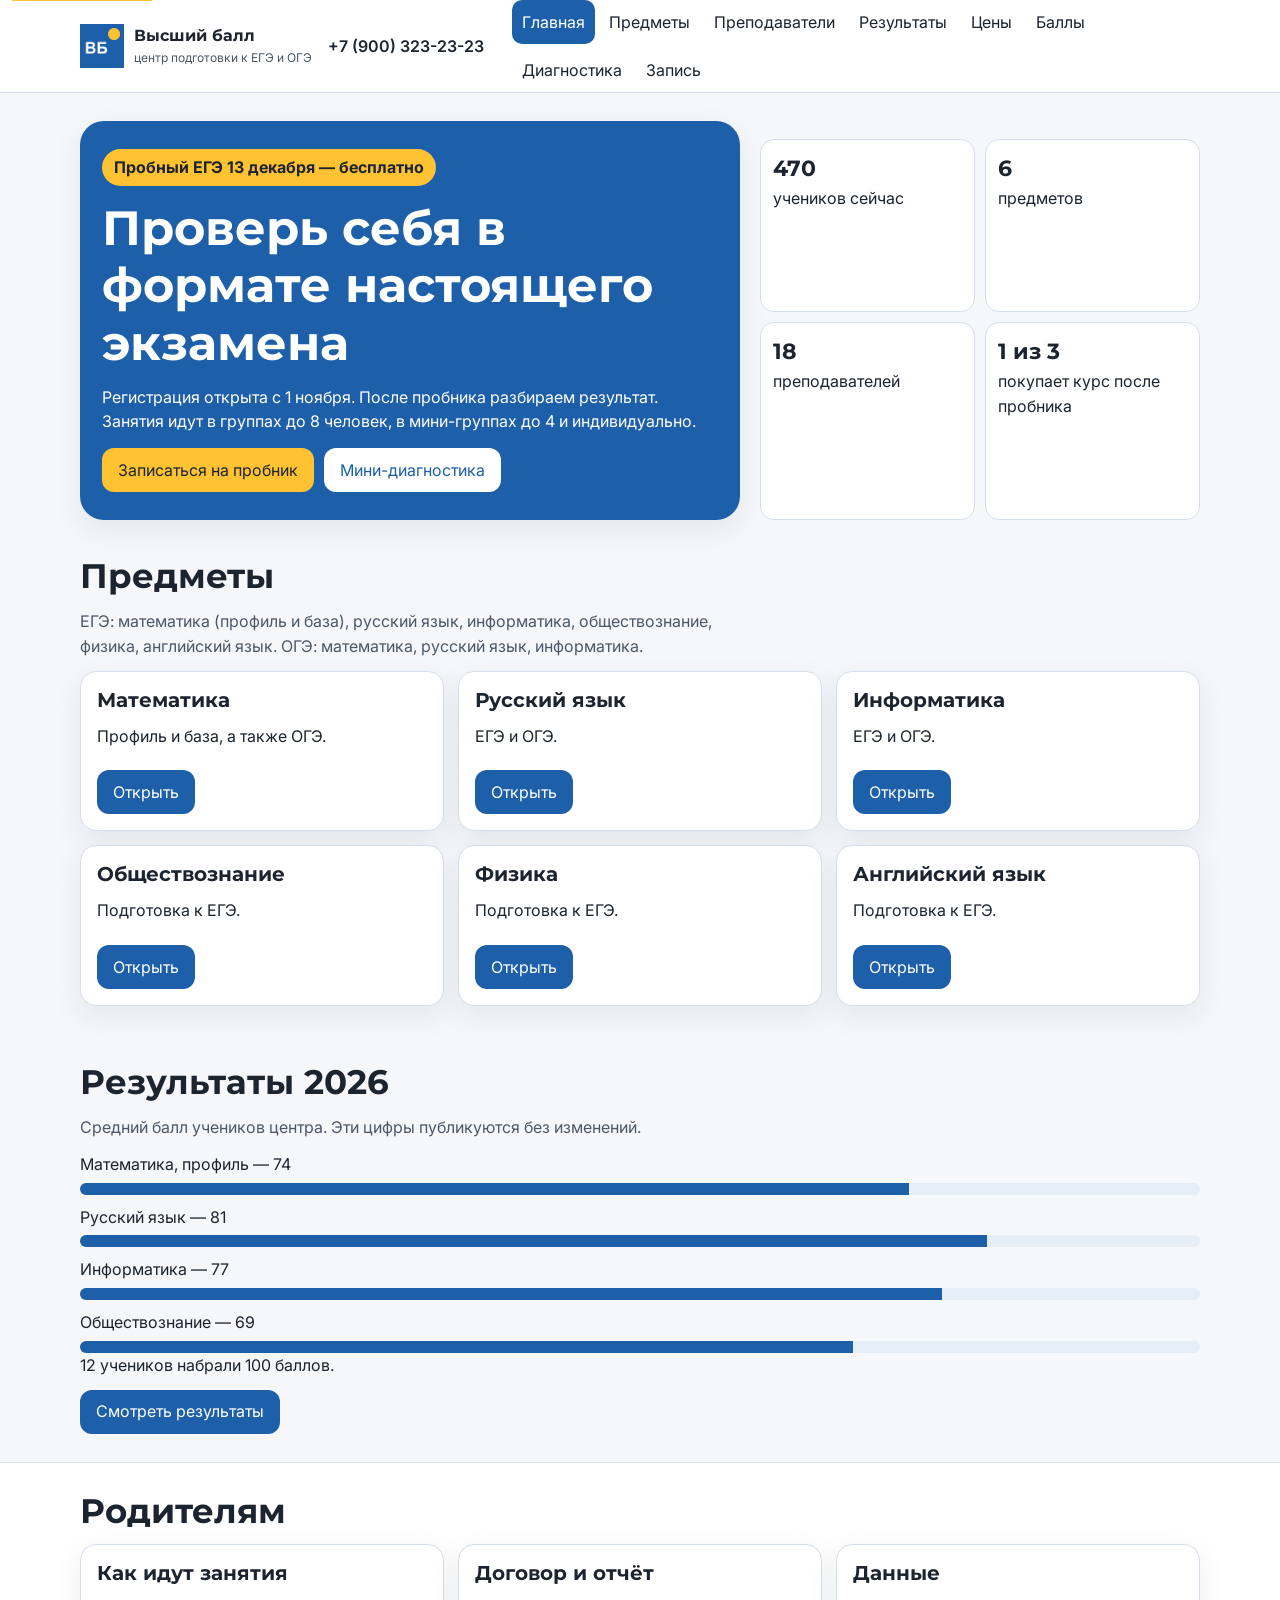
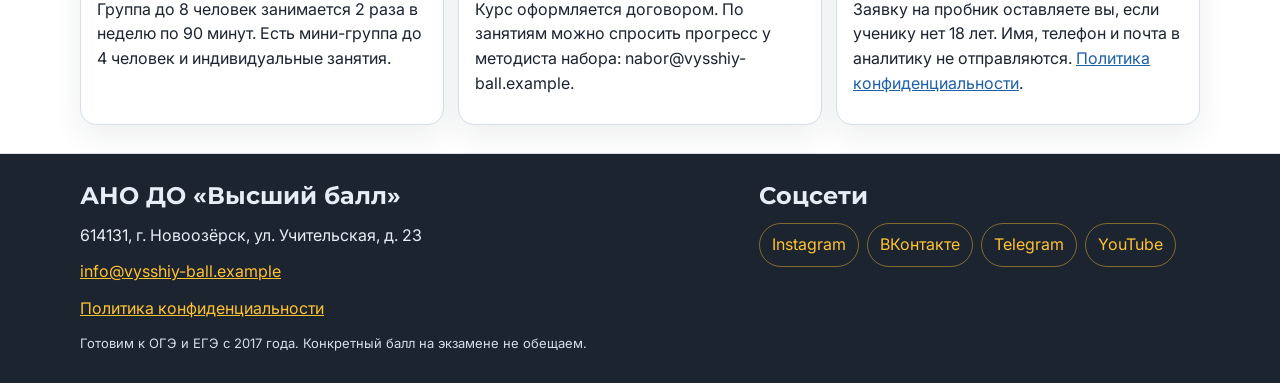
<file: index.html>
<!DOCTYPE html>
<html lang="ru">
<head>
  <meta charset="utf-8">
  <meta name="viewport" content="width=device-width, initial-scale=1">
  <title>Высший балл — пробный ЕГЭ 13 декабря</title>
  <meta name="description" content="Центр подготовки к ЕГЭ и ОГЭ в Новоозёрске. Бесплатный пробный ЕГЭ 13 декабря 2026 года.">
  <meta property="og:title" content="Высший балл — пробный ЕГЭ 13 декабря">
  <meta property="og:description" content="Центр подготовки к ЕГЭ и ОГЭ в Новоозёрске. Бесплатный пробный ЕГЭ 13 декабря 2026 года.">
  <meta property="og:image" content="https://tz-23-podgotovka-ege-vysshiy-ball-kappa.vercel.app/img/og.jpg">
  <meta property="og:url" content="https://tz-23-podgotovka-ege-vysshiy-ball-kappa.vercel.app/index.html">
  <meta property="og:type" content="website">
  <meta property="og:locale" content="ru_RU">
  <link rel="icon" href="img/favicon.svg" type="image/svg+xml">
  <link rel="preconnect" href="https://fonts.googleapis.com">
  <link rel="preconnect" href="https://fonts.gstatic.com" crossorigin>
  <link href="https://fonts.googleapis.com/css2?family=Inter:wght@400;600&family=Montserrat:wght@600;700&display=swap" rel="stylesheet">
  <link rel="stylesheet" href="css/style.css">
  <script async src="https://www.googletagmanager.com/gtag/js?id=G-BY0954DP2N"></script>
  <script>
    window.dataLayer = window.dataLayer || [];
    function gtag(){dataLayer.push(arguments);}
    gtag('js', new Date());
    gtag('config', 'G-BY0954DP2N');
  </script>
</head>
<body>
  <a class="skip" href="#content">К содержанию</a>
  <header class="site-header">
    <div class="wrap header-bar">
      <a class="logo" href="index.html">
        <img src="img/logo.jpg" width="44" height="44" alt="Логотип центра «Высший балл»">
        <span>Высший балл<small>центр подготовки к ЕГЭ и ОГЭ</small></span>
      </a>
      <a class="header-phone" href="tel:+79003232323" data-event="contact_click" data-contact-type="phone">+7 (900) 323-23-23</a>
      <button class="nav-toggle" type="button" aria-expanded="false" aria-controls="site-nav">Меню</button>
      <nav class="nav" id="site-nav">
        <a href="index.html" aria-current="page">Главная</a><a href="subjects.html">Предметы</a><a href="teachers.html">Преподаватели</a><a href="results.html">Результаты</a><a href="prices.html">Цены</a><a href="score.html">Баллы</a><a href="diagnostic.html">Диагностика</a><a href="contacts.html">Запись</a>
      </nav>
    </div>
  </header>
  <main id="content">
    
    <section class="hero wrap">
      <div class="hero-card">
        <p class="kicker">Пробный ЕГЭ 13 декабря — бесплатно</p>
        <h1>Проверь себя в формате настоящего экзамена</h1>
        <p>Регистрация открыта с 1 ноября. После пробника разбираем результат. Занятия идут в группах до 8 человек, в мини-группах до 4 и индивидуально.</p>
        <div class="actions">
          <a class="btn btn-primary" href="contacts.html" data-event="cta_click" data-button-name="hero_trial" data-page-section="hero">Записаться на пробник</a>
          <a class="btn btn-ghost" href="diagnostic.html" data-event="cta_click" data-button-name="hero_diagnostic" data-page-section="hero">Мини-диагностика</a>
        </div>
      </div>
      <div class="stats">
        <div class="stat"><b>470</b> учеников сейчас</div>
        <div class="stat"><b>6</b> предметов</div>
        <div class="stat"><b>18</b> преподавателей</div>
        <div class="stat"><b>1 из 3</b> покупает курс после пробника</div>
      </div>
    </section>
    <section class="section wrap">
      <h2>Предметы</h2>
      <p class="lead">ЕГЭ: математика (профиль и база), русский язык, информатика, обществознание, физика, английский язык. ОГЭ: математика, русский язык, информатика.</p>
      <div class="grid cols-3">
        <article class="card"><h3>Математика</h3><p>Профиль и база, а также ОГЭ.</p><a class="btn btn-blue" href="subjects.html#math" data-event="subject_select" data-subject="math">Открыть</a></article>
        <article class="card"><h3>Русский язык</h3><p>ЕГЭ и ОГЭ.</p><a class="btn btn-blue" href="subjects.html#russian" data-event="subject_select" data-subject="russian">Открыть</a></article>
        <article class="card"><h3>Информатика</h3><p>ЕГЭ и ОГЭ.</p><a class="btn btn-blue" href="subjects.html#informatics" data-event="subject_select" data-subject="informatics">Открыть</a></article>
        <article class="card"><h3>Обществознание</h3><p>Подготовка к ЕГЭ.</p><a class="btn btn-blue" href="subjects.html#social" data-event="subject_select" data-subject="social">Открыть</a></article>
        <article class="card"><h3>Физика</h3><p>Подготовка к ЕГЭ.</p><a class="btn btn-blue" href="subjects.html#physics" data-event="subject_select" data-subject="physics">Открыть</a></article>
        <article class="card"><h3>Английский язык</h3><p>Подготовка к ЕГЭ.</p><a class="btn btn-blue" href="subjects.html#english" data-event="subject_select" data-subject="english">Открыть</a></article>
      </div>
    </section>
    <section class="section wrap">
      <h2>Результаты 2026</h2>
      <p class="lead">Средний балл учеников центра. Эти цифры публикуются без изменений.</p>
      <div class="score-list">
        <div class="bar-row"><span>Математика, профиль — 74</span><div class="bar"><span style="width:74%"></span></div></div>
        <div class="bar-row"><span>Русский язык — 81</span><div class="bar"><span style="width:81%"></span></div></div>
        <div class="bar-row"><span>Информатика — 77</span><div class="bar"><span style="width:77%"></span></div></div>
        <div class="bar-row"><span>Обществознание — 69</span><div class="bar"><span style="width:69%"></span></div></div>
      </div>
      <p>12 учеников набрали 100 баллов.</p>
      <a class="btn btn-blue" href="results.html">Смотреть результаты</a>
    </section>
    <section class="section parents">
      <div class="wrap">
        <h2>Родителям</h2>
        <div class="grid cols-3">
          <article class="card"><h3>Как идут занятия</h3><p>Группа до 8 человек занимается 2 раза в неделю по 90 минут. Есть мини-группа до 4 человек и индивидуальные занятия.</p></article>
          <article class="card"><h3>Договор и отчёт</h3><p>Курс оформляется договором. По занятиям можно спросить прогресс у методиста набора: nabor@vysshiy-ball.example.</p></article>
          <article class="card"><h3>Данные</h3><p>Заявку на пробник оставляете вы, если ученику нет 18 лет. Имя, телефон и почта в аналитику не отправляются. <a href="privacy.html">Политика конфиденциальности</a>.</p></article>
        </div>
      </div>
    </section>
     
  </main>
  <footer class="site-footer">
    <div class="wrap footer-grid">
      <div>
        <h2>АНО ДО «Высший балл»</h2>
        <p>614131, г. Новоозёрск, ул. Учительская, д. 23</p>
        <p><a href="mailto:info@vysshiy-ball.example" data-event="contact_click" data-contact-type="email">info@vysshiy-ball.example</a></p>
        <p><a href="privacy.html">Политика конфиденциальности</a></p>
      </div>
      <div>
        <h2>Соцсети</h2>
        <div class="socials">
          <a href="https://instagram.com/vysshiy_ball_ege" data-event="social_click" data-network="instagram" data-page-section="footer">Instagram</a>
          <a href="https://vk.com/vysshiy_ball" data-event="social_click" data-network="vk" data-page-section="footer">ВКонтакте</a>
          <a href="https://t.me/vysshiy_ball_ege" data-event="social_click" data-network="telegram" data-page-section="footer">Telegram</a>
          <a href="https://www.youtube.com/@vysshiy_ball" data-event="social_click" data-network="youtube" data-page-section="footer">YouTube</a>
        </div>
      </div>
    </div>
    <div class="wrap"><p class="fine">Готовим к ОГЭ и ЕГЭ с 2017 года. Конкретный балл на экзамене не обещаем.</p></div>
  </footer>
  <script src="js/config.js"></script>
<script src="js/analytics.js"></script>
<script src="js/ui.js"></script>
<script src="js/form.js"></script>
</body>
</html>
</file>
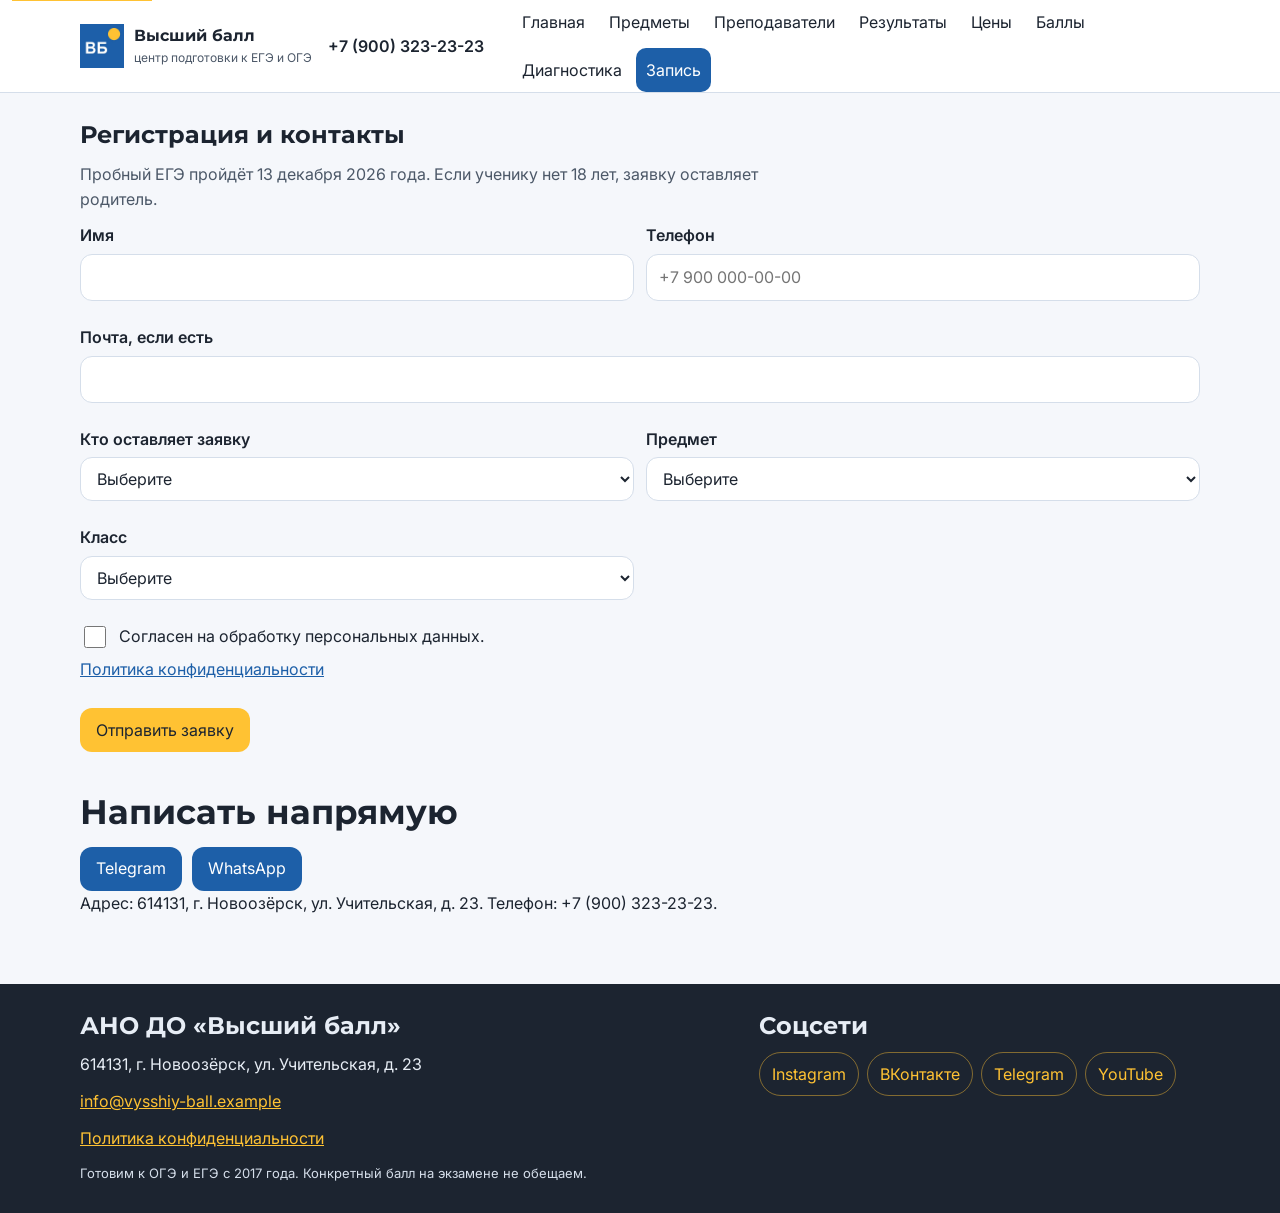
<file: contacts.html>
<!DOCTYPE html>
<html lang="ru">
<head>
  <meta charset="utf-8">
  <meta name="viewport" content="width=device-width, initial-scale=1">
  <title>Запись на пробный ЕГЭ — Высший балл</title>
  <meta name="description" content="Регистрация на бесплатный пробный ЕГЭ 13 декабря 2026 года и контакты центра.">
  <meta property="og:title" content="Запись на пробный ЕГЭ — Высший балл">
  <meta property="og:description" content="Регистрация на бесплатный пробный ЕГЭ 13 декабря 2026 года и контакты центра.">
  <meta property="og:image" content="https://tz-23-podgotovka-ege-vysshiy-ball-kappa.vercel.app/img/og.jpg">
  <meta property="og:url" content="https://tz-23-podgotovka-ege-vysshiy-ball-kappa.vercel.app/contacts.html">
  <meta property="og:type" content="website">
  <meta property="og:locale" content="ru_RU">
  <link rel="icon" href="img/favicon.svg" type="image/svg+xml">
  <link rel="preconnect" href="https://fonts.googleapis.com">
  <link rel="preconnect" href="https://fonts.gstatic.com" crossorigin>
  <link href="https://fonts.googleapis.com/css2?family=Inter:wght@400;600&family=Montserrat:wght@600;700&display=swap" rel="stylesheet">
  <link rel="stylesheet" href="css/style.css">
  <script async src="https://www.googletagmanager.com/gtag/js?id=G-BY0954DP2N"></script>
  <script>
    window.dataLayer = window.dataLayer || [];
    function gtag(){dataLayer.push(arguments);}
    gtag('js', new Date());
    gtag('config', 'G-BY0954DP2N');
  </script>
</head>
<body>
  <a class="skip" href="#content">К содержанию</a>
  <header class="site-header">
    <div class="wrap header-bar">
      <a class="logo" href="index.html">
        <img src="img/logo.jpg" width="44" height="44" alt="Логотип центра «Высший балл»">
        <span>Высший балл<small>центр подготовки к ЕГЭ и ОГЭ</small></span>
      </a>
      <a class="header-phone" href="tel:+79003232323" data-event="contact_click" data-contact-type="phone">+7 (900) 323-23-23</a>
      <button class="nav-toggle" type="button" aria-expanded="false" aria-controls="site-nav">Меню</button>
      <nav class="nav" id="site-nav">
        <a href="index.html">Главная</a><a href="subjects.html">Предметы</a><a href="teachers.html">Преподаватели</a><a href="results.html">Результаты</a><a href="prices.html">Цены</a><a href="score.html">Баллы</a><a href="diagnostic.html">Диагностика</a><a href="contacts.html" aria-current="page">Запись</a>
      </nav>
    </div>
  </header>
  <main id="content">
    
    <section class="section wrap">
      <h1>Регистрация и контакты</h1>
      <p class="lead">Пробный ЕГЭ пройдёт 13 декабря 2026 года. Если ученику нет 18 лет, заявку оставляет родитель.</p>
      <form id="lead-form" novalidate>
        <div class="form-grid">
          <div>
            <label for="name">Имя</label>
            <input id="name" name="name" autocomplete="name" required>
            <p class="field-error" data-error-for="name"></p>
          </div>
          <div>
            <label for="phone">Телефон</label>
            <input id="phone" name="phone" type="tel" autocomplete="tel" placeholder="+7 900 000-00-00" required>
            <p class="field-error" data-error-for="phone"></p>
          </div>
          <div class="wide">
            <label for="email">Почта, если есть</label>
            <input id="email" name="email" type="email" autocomplete="email">
            <p class="field-error" data-error-for="email"></p>
          </div>
          <div>
            <label for="lead_role">Кто оставляет заявку</label>
            <select id="lead_role" name="lead_role" required>
              <option value="">Выберите</option>
              <option value="student">Ученик</option>
              <option value="parent">Родитель</option>
            </select>
            <p class="field-error" data-error-for="lead_role"></p>
          </div>
          <div>
            <label for="subject">Предмет</label>
            <select id="subject" name="subject" required>
              <option value="">Выберите</option>
              <option value="math_profile">Математика, профиль</option>
              <option value="math_base">Математика, база</option>
              <option value="russian">Русский язык</option>
              <option value="informatics">Информатика</option>
              <option value="social">Обществознание</option>
              <option value="physics">Физика</option>
              <option value="english">Английский язык</option>
            </select>
            <p class="field-error" data-error-for="subject"></p>
          </div>
          <div>
            <label for="grade">Класс</label>
            <select id="grade" name="grade" required>
              <option value="">Выберите</option>
              <option value="9">9</option>
              <option value="10">10</option>
              <option value="11">11</option>
              <option value="graduate">Выпускник прошлых лет</option>
            </select>
            <p class="field-error" data-error-for="grade"></p>
          </div>
          <div id="adult-wrap" class="wide hidden">
            <label class="check" for="adult"><input id="adult" type="checkbox"> <span>Мне есть 18 лет</span></label>
            <p class="field-error" data-error-for="adult"></p>
          </div>
          <div class="wide">
            <label class="check" for="consent"><input id="consent" type="checkbox"> <span>Согласен на обработку персональных данных.</span></label>
            <p><a href="privacy.html">Политика конфиденциальности</a></p>
            <p class="field-error" data-error-for="consent"></p>
          </div>
        </div>
        <input id="request_id" name="request_id" type="hidden">
        <input id="utm_source" name="utm_source" type="hidden">
        <input id="utm_medium" name="utm_medium" type="hidden">
        <input id="utm_campaign" name="utm_campaign" type="hidden">
        <input id="utm_content" name="utm_content" type="hidden">
        <div class="actions"><button class="btn btn-primary" type="submit">Отправить заявку</button></div>
        <p id="form" class="field-error" data-error-for="form" aria-live="polite"></p>
      </form>
      <div class="section">
        <h2>Написать напрямую</h2>
        <div class="actions">
          <a class="btn btn-blue" href="https://t.me/vysshiy_ball_nabor" data-event="messenger_click" data-messenger="telegram">Telegram</a>
          <a class="btn btn-blue" href="https://wa.me/79003232323" data-event="messenger_click" data-messenger="whatsapp">WhatsApp</a>
        </div>
        <p>Адрес: 614131, г. Новоозёрск, ул. Учительская, д. 23. Телефон: +7 (900) 323-23-23.</p>
      </div>
    </section>
     
  </main>
  <footer class="site-footer">
    <div class="wrap footer-grid">
      <div>
        <h2>АНО ДО «Высший балл»</h2>
        <p>614131, г. Новоозёрск, ул. Учительская, д. 23</p>
        <p><a href="mailto:info@vysshiy-ball.example" data-event="contact_click" data-contact-type="email">info@vysshiy-ball.example</a></p>
        <p><a href="privacy.html">Политика конфиденциальности</a></p>
      </div>
      <div>
        <h2>Соцсети</h2>
        <div class="socials">
          <a href="https://instagram.com/vysshiy_ball_ege" data-event="social_click" data-network="instagram" data-page-section="footer">Instagram</a>
          <a href="https://vk.com/vysshiy_ball" data-event="social_click" data-network="vk" data-page-section="footer">ВКонтакте</a>
          <a href="https://t.me/vysshiy_ball_ege" data-event="social_click" data-network="telegram" data-page-section="footer">Telegram</a>
          <a href="https://www.youtube.com/@vysshiy_ball" data-event="social_click" data-network="youtube" data-page-section="footer">YouTube</a>
        </div>
      </div>
    </div>
    <div class="wrap"><p class="fine">Готовим к ОГЭ и ЕГЭ с 2017 года. Конкретный балл на экзамене не обещаем.</p></div>
  </footer>
  <script src="js/config.js"></script>
<script src="js/analytics.js"></script>
<script src="js/ui.js"></script>
<script src="js/form.js"></script>
</body>
</html>
</file>
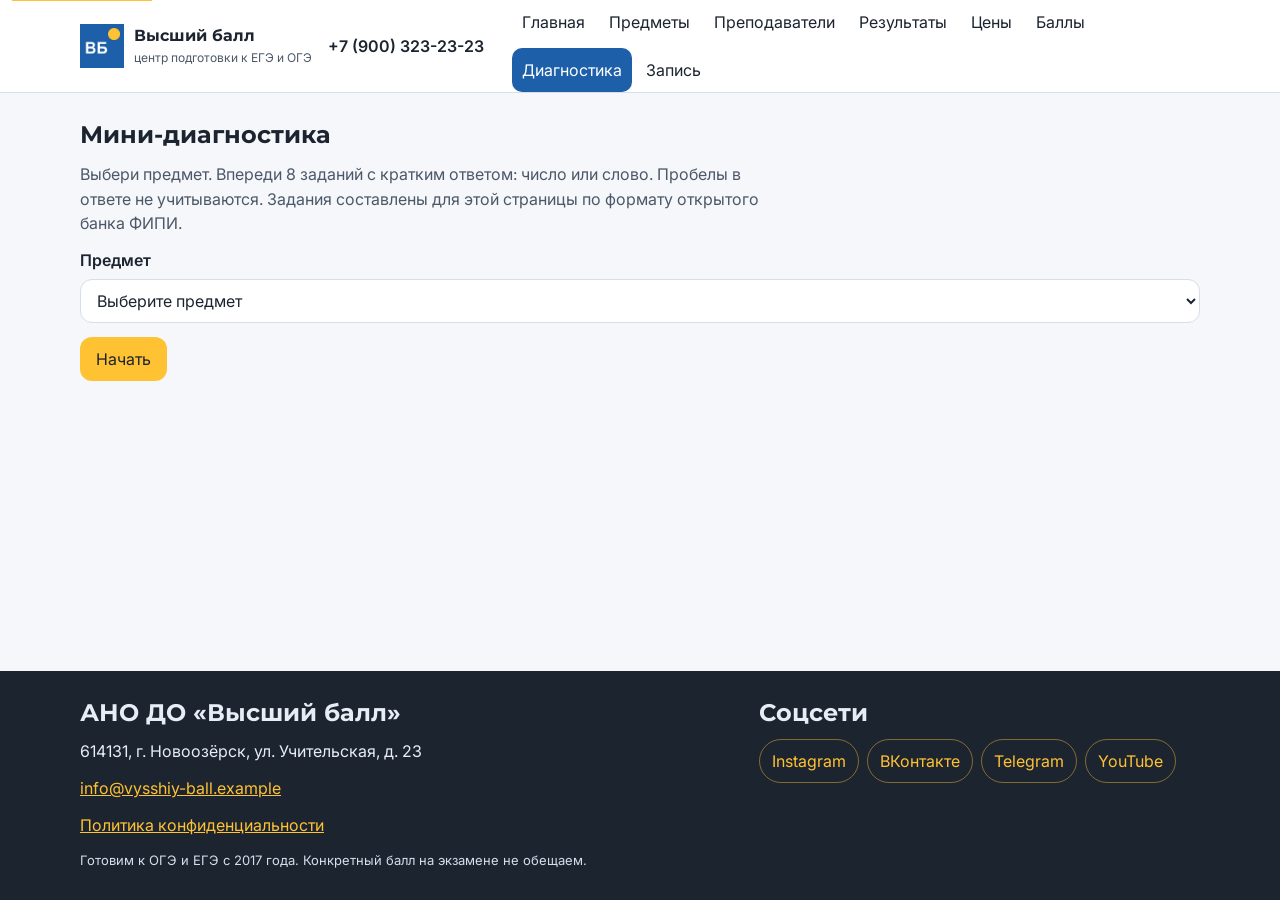
<file: diagnostic.html>
<!DOCTYPE html>
<html lang="ru">
<head>
  <meta charset="utf-8">
  <meta name="viewport" content="width=device-width, initial-scale=1">
  <title>Мини-диагностика — Высший балл</title>
  <meta name="description" content="8 коротких заданий по математике, русскому языку или информатике и промокод BALL10.">
  <meta property="og:title" content="Мини-диагностика — Высший балл">
  <meta property="og:description" content="8 коротких заданий по математике, русскому языку или информатике и промокод BALL10.">
  <meta property="og:image" content="https://tz-23-podgotovka-ege-vysshiy-ball-kappa.vercel.app/img/og.jpg">
  <meta property="og:url" content="https://tz-23-podgotovka-ege-vysshiy-ball-kappa.vercel.app/diagnostic.html">
  <meta property="og:type" content="website">
  <meta property="og:locale" content="ru_RU">
  <link rel="icon" href="img/favicon.svg" type="image/svg+xml">
  <link rel="preconnect" href="https://fonts.googleapis.com">
  <link rel="preconnect" href="https://fonts.gstatic.com" crossorigin>
  <link href="https://fonts.googleapis.com/css2?family=Inter:wght@400;600&family=Montserrat:wght@600;700&display=swap" rel="stylesheet">
  <link rel="stylesheet" href="css/style.css">
  <script async src="https://www.googletagmanager.com/gtag/js?id=G-BY0954DP2N"></script>
  <script>
    window.dataLayer = window.dataLayer || [];
    function gtag(){dataLayer.push(arguments);}
    gtag('js', new Date());
    gtag('config', 'G-BY0954DP2N');
  </script>
</head>
<body>
  <a class="skip" href="#content">К содержанию</a>
  <header class="site-header">
    <div class="wrap header-bar">
      <a class="logo" href="index.html">
        <img src="img/logo.jpg" width="44" height="44" alt="Логотип центра «Высший балл»">
        <span>Высший балл<small>центр подготовки к ЕГЭ и ОГЭ</small></span>
      </a>
      <a class="header-phone" href="tel:+79003232323" data-event="contact_click" data-contact-type="phone">+7 (900) 323-23-23</a>
      <button class="nav-toggle" type="button" aria-expanded="false" aria-controls="site-nav">Меню</button>
      <nav class="nav" id="site-nav">
        <a href="index.html">Главная</a><a href="subjects.html">Предметы</a><a href="teachers.html">Преподаватели</a><a href="results.html">Результаты</a><a href="prices.html">Цены</a><a href="score.html">Баллы</a><a href="diagnostic.html" aria-current="page">Диагностика</a><a href="contacts.html">Запись</a>
      </nav>
    </div>
  </header>
  <main id="content">
    
    <section class="section wrap">
      <h1>Мини-диагностика</h1>
      <div id="diag-start">
        <p class="lead">Выбери предмет. Впереди 8 заданий с кратким ответом: число или слово. Пробелы в ответе не учитываются. Задания составлены для этой страницы по формату открытого банка ФИПИ.</p>
        <label for="diag-subject">Предмет</label>
        <select id="diag-subject">
          <option value="">Выберите предмет</option>
          <option value="math">Математика</option>
          <option value="russian">Русский язык</option>
          <option value="informatics">Информатика</option>
        </select>
        <p class="field-error" id="diag-error"></p>
        <div class="actions"><button class="btn btn-primary" id="diag-start-btn" type="button">Начать</button></div>
      </div>
      <div id="diag-run" class="hidden">
        <p class="progress" id="diag-progress"></p>
        <h2 id="diag-text"></h2>
        <label for="diag-answer">Ответ</label>
        <input id="diag-answer" type="text" autocomplete="off">
        <div class="actions"><button class="btn btn-primary" id="diag-next" type="button">Дальше</button></div>
      </div>
      <div id="diag-done" class="hidden">
        <h2>Результат: <span id="diag-total"></span></h2>
        <div id="diag-review"></div>
        <div class="note">
          <h2>Промокод</h2>
          <div class="promo"><code>BALL10</code><button class="btn btn-blue" id="promo-copy" type="button">Скопировать</button></div>
          <p id="promo-note">Назовите этот код при записи на пробник. Скидка 10 % на второй предмет указана на странице цен отдельно.</p>
        </div>
        <a class="btn btn-primary" href="contacts.html" data-event="cta_click" data-button-name="diagnostic_trial" data-page-section="diagnostic">Записаться на пробный ЕГЭ</a>
      </div>
    </section>
     
  </main>
  <footer class="site-footer">
    <div class="wrap footer-grid">
      <div>
        <h2>АНО ДО «Высший балл»</h2>
        <p>614131, г. Новоозёрск, ул. Учительская, д. 23</p>
        <p><a href="mailto:info@vysshiy-ball.example" data-event="contact_click" data-contact-type="email">info@vysshiy-ball.example</a></p>
        <p><a href="privacy.html">Политика конфиденциальности</a></p>
      </div>
      <div>
        <h2>Соцсети</h2>
        <div class="socials">
          <a href="https://instagram.com/vysshiy_ball_ege" data-event="social_click" data-network="instagram" data-page-section="footer">Instagram</a>
          <a href="https://vk.com/vysshiy_ball" data-event="social_click" data-network="vk" data-page-section="footer">ВКонтакте</a>
          <a href="https://t.me/vysshiy_ball_ege" data-event="social_click" data-network="telegram" data-page-section="footer">Telegram</a>
          <a href="https://www.youtube.com/@vysshiy_ball" data-event="social_click" data-network="youtube" data-page-section="footer">YouTube</a>
        </div>
      </div>
    </div>
    <div class="wrap"><p class="fine">Готовим к ОГЭ и ЕГЭ с 2017 года. Конкретный балл на экзамене не обещаем.</p></div>
  </footer>
  <script src="js/config.js"></script>
<script src="js/analytics.js"></script>
<script src="js/ui.js"></script>
<script src="js/form.js"></script>
<script src="js/diagnostic.js"></script>
</body>
</html>
</file>
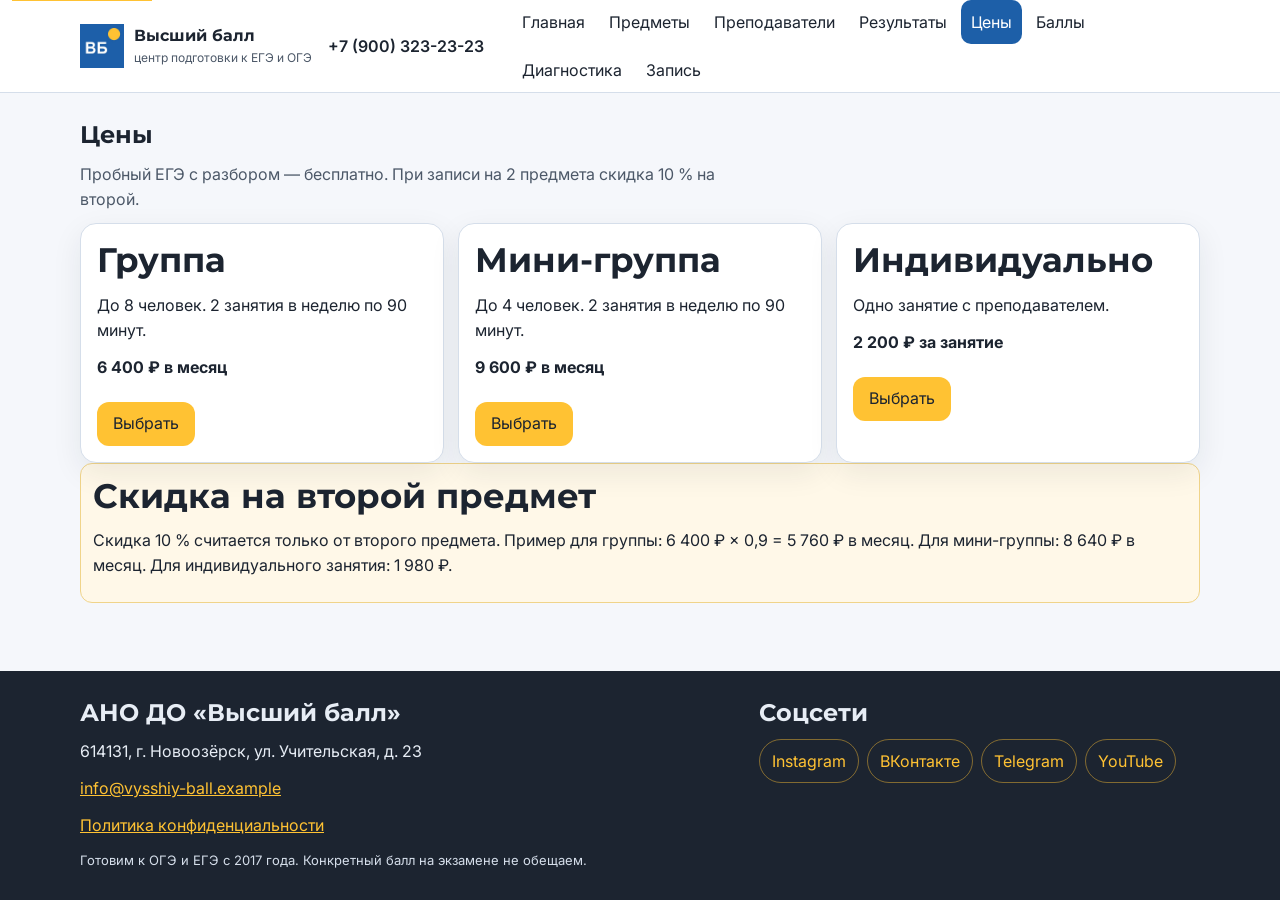
<file: prices.html>
<!DOCTYPE html>
<html lang="ru">
<head>
  <meta charset="utf-8">
  <meta name="viewport" content="width=device-width, initial-scale=1">
  <title>Цены — Высший балл</title>
  <meta name="description" content="Цены центра «Высший балл»: группа 6400 ₽, мини-группа 9600 ₽, индивидуальное занятие 2200 ₽.">
  <meta property="og:title" content="Цены — Высший балл">
  <meta property="og:description" content="Цены центра «Высший балл»: группа 6400 ₽, мини-группа 9600 ₽, индивидуальное занятие 2200 ₽.">
  <meta property="og:image" content="https://tz-23-podgotovka-ege-vysshiy-ball-kappa.vercel.app/img/og.jpg">
  <meta property="og:url" content="https://tz-23-podgotovka-ege-vysshiy-ball-kappa.vercel.app/prices.html">
  <meta property="og:type" content="website">
  <meta property="og:locale" content="ru_RU">
  <link rel="icon" href="img/favicon.svg" type="image/svg+xml">
  <link rel="preconnect" href="https://fonts.googleapis.com">
  <link rel="preconnect" href="https://fonts.gstatic.com" crossorigin>
  <link href="https://fonts.googleapis.com/css2?family=Inter:wght@400;600&family=Montserrat:wght@600;700&display=swap" rel="stylesheet">
  <link rel="stylesheet" href="css/style.css">
  <script async src="https://www.googletagmanager.com/gtag/js?id=G-BY0954DP2N"></script>
  <script>
    window.dataLayer = window.dataLayer || [];
    function gtag(){dataLayer.push(arguments);}
    gtag('js', new Date());
    gtag('config', 'G-BY0954DP2N');
  </script>
</head>
<body>
  <a class="skip" href="#content">К содержанию</a>
  <header class="site-header">
    <div class="wrap header-bar">
      <a class="logo" href="index.html">
        <img src="img/logo.jpg" width="44" height="44" alt="Логотип центра «Высший балл»">
        <span>Высший балл<small>центр подготовки к ЕГЭ и ОГЭ</small></span>
      </a>
      <a class="header-phone" href="tel:+79003232323" data-event="contact_click" data-contact-type="phone">+7 (900) 323-23-23</a>
      <button class="nav-toggle" type="button" aria-expanded="false" aria-controls="site-nav">Меню</button>
      <nav class="nav" id="site-nav">
        <a href="index.html">Главная</a><a href="subjects.html">Предметы</a><a href="teachers.html">Преподаватели</a><a href="results.html">Результаты</a><a href="prices.html" aria-current="page">Цены</a><a href="score.html">Баллы</a><a href="diagnostic.html">Диагностика</a><a href="contacts.html">Запись</a>
      </nav>
    </div>
  </header>
  <main id="content">
    
    <section class="section wrap">
      <h1>Цены</h1>
      <p class="lead">Пробный ЕГЭ с разбором — бесплатно. При записи на 2 предмета скидка 10 % на второй.</p>
      <div class="grid cols-3">
        <article class="card">
          <h2>Группа</h2>
          <p>До 8 человек. 2 занятия в неделю по 90 минут.</p>
          <p><b>6 400 ₽ в месяц</b></p>
          <a class="btn btn-primary" href="contacts.html" data-event="select_tariff" data-tariff-name="group" data-tariff-price="6400">Выбрать</a>
        </article>
        <article class="card">
          <h2>Мини-группа</h2>
          <p>До 4 человек. 2 занятия в неделю по 90 минут.</p>
          <p><b>9 600 ₽ в месяц</b></p>
          <a class="btn btn-primary" href="contacts.html" data-event="select_tariff" data-tariff-name="mini" data-tariff-price="9600">Выбрать</a>
        </article>
        <article class="card">
          <h2>Индивидуально</h2>
          <p>Одно занятие с преподавателем.</p>
          <p><b>2 200 ₽ за занятие</b></p>
          <a class="btn btn-primary" href="contacts.html" data-event="select_tariff" data-tariff-name="individual" data-tariff-price="2200">Выбрать</a>
        </article>
      </div>
      <div class="section note">
        <h2>Скидка на второй предмет</h2>
        <p>Скидка 10 % считается только от второго предмета. Пример для группы: 6 400 ₽ × 0,9 = 5 760 ₽ в месяц. Для мини-группы: 8 640 ₽ в месяц. Для индивидуального занятия: 1 980 ₽.</p>
      </div>
    </section>
     
  </main>
  <footer class="site-footer">
    <div class="wrap footer-grid">
      <div>
        <h2>АНО ДО «Высший балл»</h2>
        <p>614131, г. Новоозёрск, ул. Учительская, д. 23</p>
        <p><a href="mailto:info@vysshiy-ball.example" data-event="contact_click" data-contact-type="email">info@vysshiy-ball.example</a></p>
        <p><a href="privacy.html">Политика конфиденциальности</a></p>
      </div>
      <div>
        <h2>Соцсети</h2>
        <div class="socials">
          <a href="https://instagram.com/vysshiy_ball_ege" data-event="social_click" data-network="instagram" data-page-section="footer">Instagram</a>
          <a href="https://vk.com/vysshiy_ball" data-event="social_click" data-network="vk" data-page-section="footer">ВКонтакте</a>
          <a href="https://t.me/vysshiy_ball_ege" data-event="social_click" data-network="telegram" data-page-section="footer">Telegram</a>
          <a href="https://www.youtube.com/@vysshiy_ball" data-event="social_click" data-network="youtube" data-page-section="footer">YouTube</a>
        </div>
      </div>
    </div>
    <div class="wrap"><p class="fine">Готовим к ОГЭ и ЕГЭ с 2017 года. Конкретный балл на экзамене не обещаем.</p></div>
  </footer>
  <script src="js/config.js"></script>
<script src="js/analytics.js"></script>
<script src="js/ui.js"></script>
<script src="js/form.js"></script>
</body>
</html>
</file>
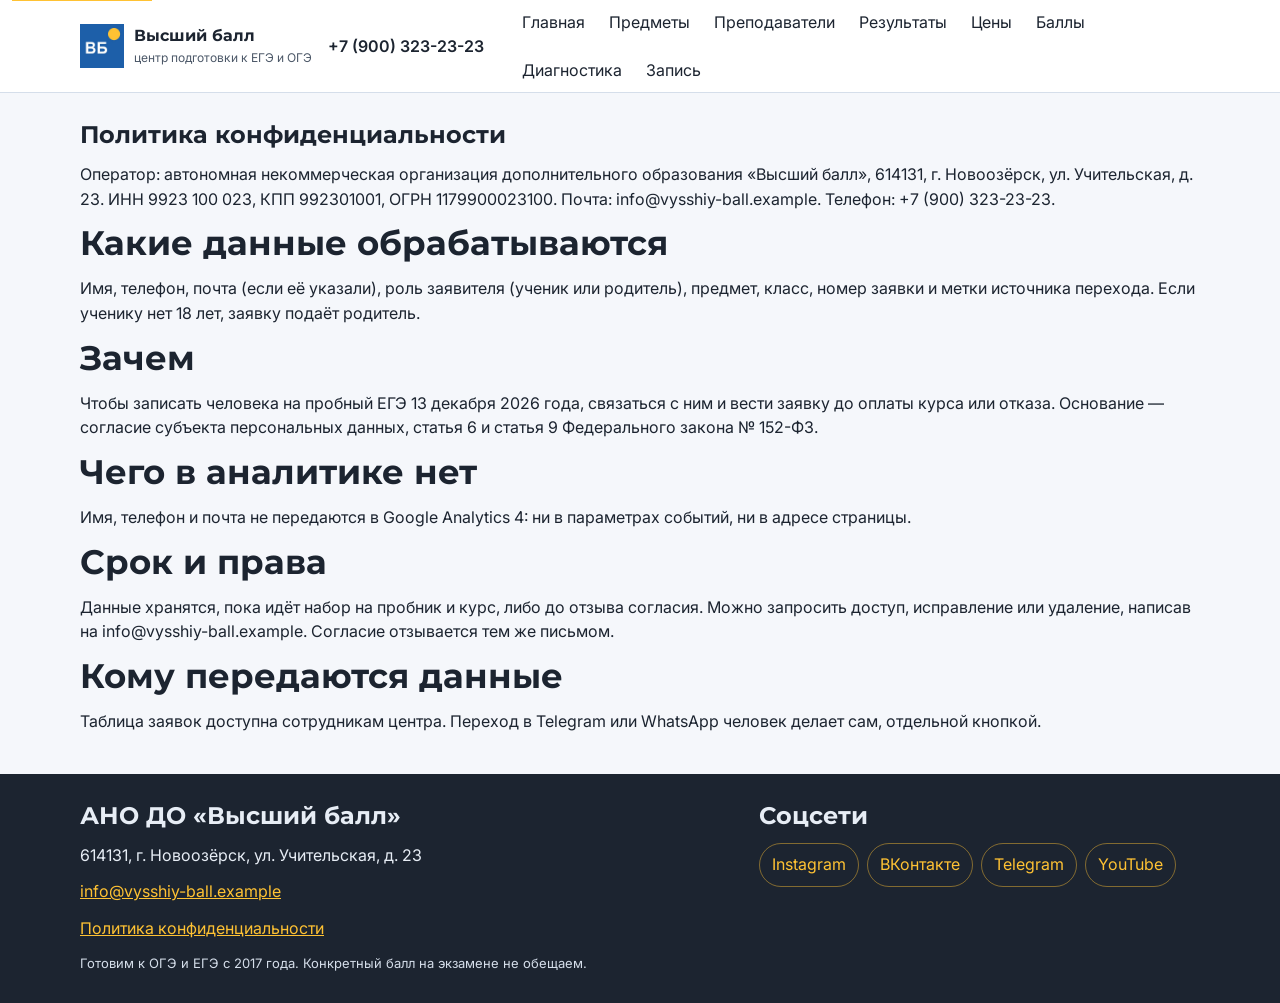
<file: privacy.html>
<!DOCTYPE html>
<html lang="ru">
<head>
  <meta charset="utf-8">
  <meta name="viewport" content="width=device-width, initial-scale=1">
  <title>Политика конфиденциальности — Высший балл</title>
  <meta name="description" content="Как АНО ДО «Высший балл» обрабатывает данные ученика и родителя при записи на пробный ЕГЭ.">
  <meta property="og:title" content="Политика конфиденциальности — Высший балл">
  <meta property="og:description" content="Как АНО ДО «Высший балл» обрабатывает данные ученика и родителя при записи на пробный ЕГЭ.">
  <meta property="og:image" content="https://tz-23-podgotovka-ege-vysshiy-ball-kappa.vercel.app/img/og.jpg">
  <meta property="og:url" content="https://tz-23-podgotovka-ege-vysshiy-ball-kappa.vercel.app/privacy.html">
  <meta property="og:type" content="website">
  <meta property="og:locale" content="ru_RU">
  <link rel="icon" href="img/favicon.svg" type="image/svg+xml">
  <link rel="preconnect" href="https://fonts.googleapis.com">
  <link rel="preconnect" href="https://fonts.gstatic.com" crossorigin>
  <link href="https://fonts.googleapis.com/css2?family=Inter:wght@400;600&family=Montserrat:wght@600;700&display=swap" rel="stylesheet">
  <link rel="stylesheet" href="css/style.css">
  <script async src="https://www.googletagmanager.com/gtag/js?id=G-BY0954DP2N"></script>
  <script>
    window.dataLayer = window.dataLayer || [];
    function gtag(){dataLayer.push(arguments);}
    gtag('js', new Date());
    gtag('config', 'G-BY0954DP2N');
  </script>
</head>
<body>
  <a class="skip" href="#content">К содержанию</a>
  <header class="site-header">
    <div class="wrap header-bar">
      <a class="logo" href="index.html">
        <img src="img/logo.jpg" width="44" height="44" alt="Логотип центра «Высший балл»">
        <span>Высший балл<small>центр подготовки к ЕГЭ и ОГЭ</small></span>
      </a>
      <a class="header-phone" href="tel:+79003232323" data-event="contact_click" data-contact-type="phone">+7 (900) 323-23-23</a>
      <button class="nav-toggle" type="button" aria-expanded="false" aria-controls="site-nav">Меню</button>
      <nav class="nav" id="site-nav">
        <a href="index.html">Главная</a><a href="subjects.html">Предметы</a><a href="teachers.html">Преподаватели</a><a href="results.html">Результаты</a><a href="prices.html">Цены</a><a href="score.html">Баллы</a><a href="diagnostic.html">Диагностика</a><a href="contacts.html">Запись</a>
      </nav>
    </div>
  </header>
  <main id="content">
    
    <section class="section wrap">
      <h1>Политика конфиденциальности</h1>
      <p>Оператор: автономная некоммерческая организация дополнительного образования «Высший балл», 614131, г. Новоозёрск, ул. Учительская, д. 23. ИНН 9923 100 023, КПП 992301001, ОГРН 1179900023100. Почта: info@vysshiy-ball.example. Телефон: +7 (900) 323-23-23.</p>
      <h2>Какие данные обрабатываются</h2>
      <p>Имя, телефон, почта (если её указали), роль заявителя (ученик или родитель), предмет, класс, номер заявки и метки источника перехода. Если ученику нет 18 лет, заявку подаёт родитель.</p>
      <h2>Зачем</h2>
      <p>Чтобы записать человека на пробный ЕГЭ 13 декабря 2026 года, связаться с ним и вести заявку до оплаты курса или отказа. Основание — согласие субъекта персональных данных, статья 6 и статья 9 Федерального закона № 152-ФЗ.</p>
      <h2>Чего в аналитике нет</h2>
      <p>Имя, телефон и почта не передаются в Google Analytics 4: ни в параметрах событий, ни в адресе страницы.</p>
      <h2>Срок и права</h2>
      <p>Данные хранятся, пока идёт набор на пробник и курс, либо до отзыва согласия. Можно запросить доступ, исправление или удаление, написав на info@vysshiy-ball.example. Согласие отзывается тем же письмом.</p>
      <h2>Кому передаются данные</h2>
      <p>Таблица заявок доступна сотрудникам центра. Переход в Telegram или WhatsApp человек делает сам, отдельной кнопкой.</p>
    </section>
     
  </main>
  <footer class="site-footer">
    <div class="wrap footer-grid">
      <div>
        <h2>АНО ДО «Высший балл»</h2>
        <p>614131, г. Новоозёрск, ул. Учительская, д. 23</p>
        <p><a href="mailto:info@vysshiy-ball.example" data-event="contact_click" data-contact-type="email">info@vysshiy-ball.example</a></p>
        <p><a href="privacy.html">Политика конфиденциальности</a></p>
      </div>
      <div>
        <h2>Соцсети</h2>
        <div class="socials">
          <a href="https://instagram.com/vysshiy_ball_ege" data-event="social_click" data-network="instagram" data-page-section="footer">Instagram</a>
          <a href="https://vk.com/vysshiy_ball" data-event="social_click" data-network="vk" data-page-section="footer">ВКонтакте</a>
          <a href="https://t.me/vysshiy_ball_ege" data-event="social_click" data-network="telegram" data-page-section="footer">Telegram</a>
          <a href="https://www.youtube.com/@vysshiy_ball" data-event="social_click" data-network="youtube" data-page-section="footer">YouTube</a>
        </div>
      </div>
    </div>
    <div class="wrap"><p class="fine">Готовим к ОГЭ и ЕГЭ с 2017 года. Конкретный балл на экзамене не обещаем.</p></div>
  </footer>
  <script src="js/config.js"></script>
<script src="js/analytics.js"></script>
<script src="js/ui.js"></script>
<script src="js/form.js"></script>
</body>
</html>
</file>
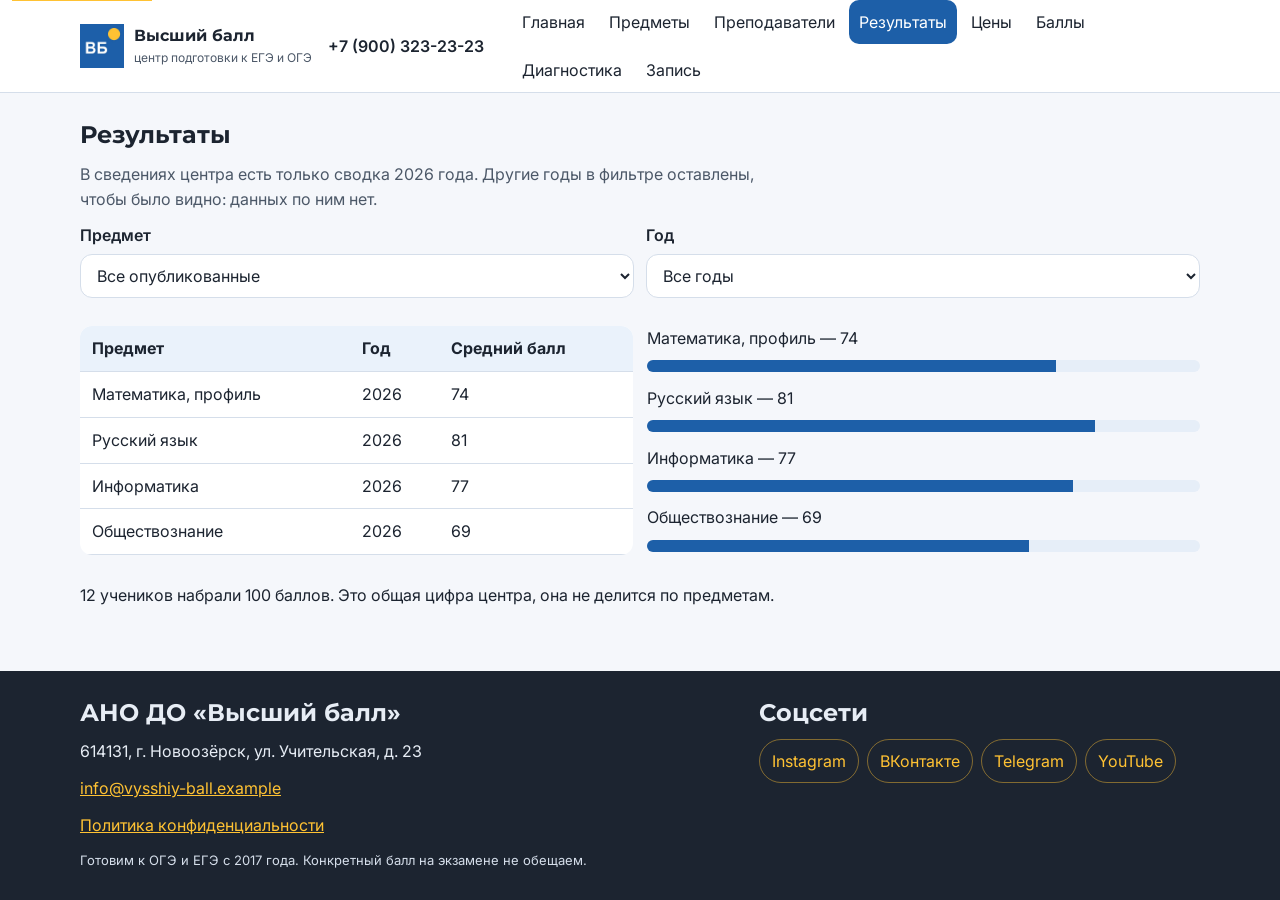
<file: results.html>
<!DOCTYPE html>
<html lang="ru">
<head>
  <meta charset="utf-8">
  <meta name="viewport" content="width=device-width, initial-scale=1">
  <title>Результаты — Высший балл</title>
  <meta name="description" content="Средние баллы учеников центра «Высший балл» за 2026 год.">
  <meta property="og:title" content="Результаты — Высший балл">
  <meta property="og:description" content="Средние баллы учеников центра «Высший балл» за 2026 год.">
  <meta property="og:image" content="https://tz-23-podgotovka-ege-vysshiy-ball-kappa.vercel.app/img/og.jpg">
  <meta property="og:url" content="https://tz-23-podgotovka-ege-vysshiy-ball-kappa.vercel.app/results.html">
  <meta property="og:type" content="website">
  <meta property="og:locale" content="ru_RU">
  <link rel="icon" href="img/favicon.svg" type="image/svg+xml">
  <link rel="preconnect" href="https://fonts.googleapis.com">
  <link rel="preconnect" href="https://fonts.gstatic.com" crossorigin>
  <link href="https://fonts.googleapis.com/css2?family=Inter:wght@400;600&family=Montserrat:wght@600;700&display=swap" rel="stylesheet">
  <link rel="stylesheet" href="css/style.css">
  <script async src="https://www.googletagmanager.com/gtag/js?id=G-BY0954DP2N"></script>
  <script>
    window.dataLayer = window.dataLayer || [];
    function gtag(){dataLayer.push(arguments);}
    gtag('js', new Date());
    gtag('config', 'G-BY0954DP2N');
  </script>
</head>
<body>
  <a class="skip" href="#content">К содержанию</a>
  <header class="site-header">
    <div class="wrap header-bar">
      <a class="logo" href="index.html">
        <img src="img/logo.jpg" width="44" height="44" alt="Логотип центра «Высший балл»">
        <span>Высший балл<small>центр подготовки к ЕГЭ и ОГЭ</small></span>
      </a>
      <a class="header-phone" href="tel:+79003232323" data-event="contact_click" data-contact-type="phone">+7 (900) 323-23-23</a>
      <button class="nav-toggle" type="button" aria-expanded="false" aria-controls="site-nav">Меню</button>
      <nav class="nav" id="site-nav">
        <a href="index.html">Главная</a><a href="subjects.html">Предметы</a><a href="teachers.html">Преподаватели</a><a href="results.html" aria-current="page">Результаты</a><a href="prices.html">Цены</a><a href="score.html">Баллы</a><a href="diagnostic.html">Диагностика</a><a href="contacts.html">Запись</a>
      </nav>
    </div>
  </header>
  <main id="content">
    
    <section class="section wrap">
      <h1>Результаты</h1>
      <p class="lead">В сведениях центра есть только сводка 2026 года. Другие годы в фильтре оставлены, чтобы было видно: данных по ним нет.</p>
      <div class="filters">
        <div>
          <label for="filter-subject">Предмет</label>
          <select id="filter-subject">
            <option value="all">Все опубликованные</option>
            <option value="math_profile">Математика, профиль</option>
            <option value="russian">Русский язык</option>
            <option value="informatics">Информатика</option>
            <option value="social">Обществознание</option>
          </select>
        </div>
        <div>
          <label for="filter-year">Год</label>
          <select id="filter-year">
            <option value="all">Все годы</option>
            <option value="2026">2026</option>
            <option value="2025">2025</option>
            <option value="2024">2024</option>
          </select>
        </div>
      </div>
      <div class="section grid cols-2">
        <div class="table-wrap">
          <table>
            <thead><tr><th>Предмет</th><th>Год</th><th>Средний балл</th></tr></thead>
            <tbody id="results-body"></tbody>
          </table>
          <p id="results-empty" hidden>Для этого фильтра в сведениях центра нет строк.</p>
        </div>
        <div id="results-chart" class="score-list"></div>
      </div>
      <p>12 учеников набрали 100 баллов. Это общая цифра центра, она не делится по предметам.</p>
    </section>
     
  </main>
  <footer class="site-footer">
    <div class="wrap footer-grid">
      <div>
        <h2>АНО ДО «Высший балл»</h2>
        <p>614131, г. Новоозёрск, ул. Учительская, д. 23</p>
        <p><a href="mailto:info@vysshiy-ball.example" data-event="contact_click" data-contact-type="email">info@vysshiy-ball.example</a></p>
        <p><a href="privacy.html">Политика конфиденциальности</a></p>
      </div>
      <div>
        <h2>Соцсети</h2>
        <div class="socials">
          <a href="https://instagram.com/vysshiy_ball_ege" data-event="social_click" data-network="instagram" data-page-section="footer">Instagram</a>
          <a href="https://vk.com/vysshiy_ball" data-event="social_click" data-network="vk" data-page-section="footer">ВКонтакте</a>
          <a href="https://t.me/vysshiy_ball_ege" data-event="social_click" data-network="telegram" data-page-section="footer">Telegram</a>
          <a href="https://www.youtube.com/@vysshiy_ball" data-event="social_click" data-network="youtube" data-page-section="footer">YouTube</a>
        </div>
      </div>
    </div>
    <div class="wrap"><p class="fine">Готовим к ОГЭ и ЕГЭ с 2017 года. Конкретный балл на экзамене не обещаем.</p></div>
  </footer>
  <script src="js/config.js"></script>
<script src="js/analytics.js"></script>
<script src="js/ui.js"></script>
<script src="js/form.js"></script>
<script src="js/results.js"></script>
</body>
</html>
</file>
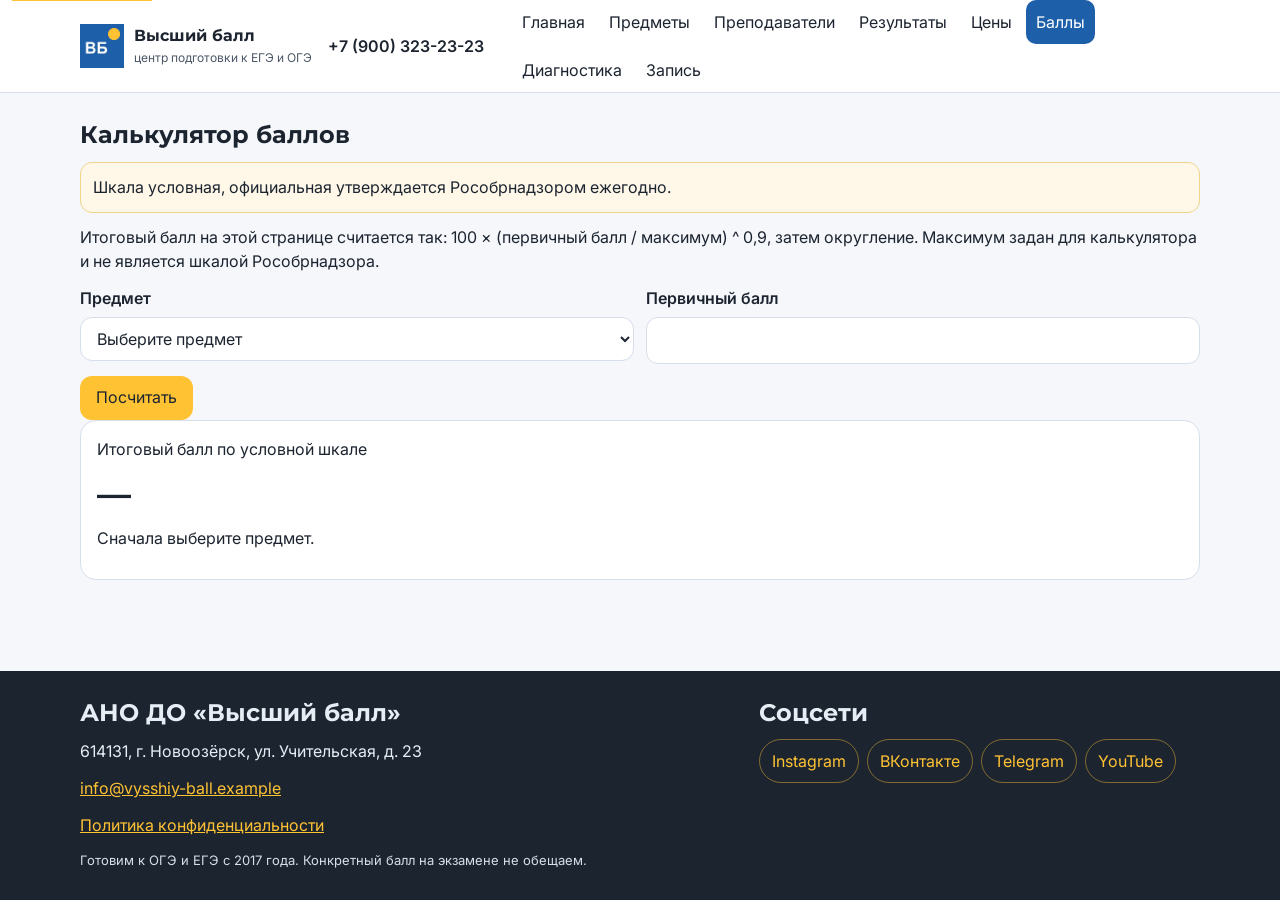
<file: score.html>
<!DOCTYPE html>
<html lang="ru">
<head>
  <meta charset="utf-8">
  <meta name="viewport" content="width=device-width, initial-scale=1">
  <title>Калькулятор баллов — Высший балл</title>
  <meta name="description" content="Условный перевод первичного балла в тестовый. Официальную шкалу утверждает Рособрнадзор.">
  <meta property="og:title" content="Калькулятор баллов — Высший балл">
  <meta property="og:description" content="Условный перевод первичного балла в тестовый. Официальную шкалу утверждает Рособрнадзор.">
  <meta property="og:image" content="https://tz-23-podgotovka-ege-vysshiy-ball-kappa.vercel.app/img/og.jpg">
  <meta property="og:url" content="https://tz-23-podgotovka-ege-vysshiy-ball-kappa.vercel.app/score.html">
  <meta property="og:type" content="website">
  <meta property="og:locale" content="ru_RU">
  <link rel="icon" href="img/favicon.svg" type="image/svg+xml">
  <link rel="preconnect" href="https://fonts.googleapis.com">
  <link rel="preconnect" href="https://fonts.gstatic.com" crossorigin>
  <link href="https://fonts.googleapis.com/css2?family=Inter:wght@400;600&family=Montserrat:wght@600;700&display=swap" rel="stylesheet">
  <link rel="stylesheet" href="css/style.css">
  <script async src="https://www.googletagmanager.com/gtag/js?id=G-BY0954DP2N"></script>
  <script>
    window.dataLayer = window.dataLayer || [];
    function gtag(){dataLayer.push(arguments);}
    gtag('js', new Date());
    gtag('config', 'G-BY0954DP2N');
  </script>
</head>
<body>
  <a class="skip" href="#content">К содержанию</a>
  <header class="site-header">
    <div class="wrap header-bar">
      <a class="logo" href="index.html">
        <img src="img/logo.jpg" width="44" height="44" alt="Логотип центра «Высший балл»">
        <span>Высший балл<small>центр подготовки к ЕГЭ и ОГЭ</small></span>
      </a>
      <a class="header-phone" href="tel:+79003232323" data-event="contact_click" data-contact-type="phone">+7 (900) 323-23-23</a>
      <button class="nav-toggle" type="button" aria-expanded="false" aria-controls="site-nav">Меню</button>
      <nav class="nav" id="site-nav">
        <a href="index.html">Главная</a><a href="subjects.html">Предметы</a><a href="teachers.html">Преподаватели</a><a href="results.html">Результаты</a><a href="prices.html">Цены</a><a href="score.html" aria-current="page">Баллы</a><a href="diagnostic.html">Диагностика</a><a href="contacts.html">Запись</a>
      </nav>
    </div>
  </header>
  <main id="content">
    
    <section class="section wrap">
      <h1>Калькулятор баллов</h1>
      <p class="note">Шкала условная, официальная утверждается Рособрнадзором ежегодно.</p>
      <p>Итоговый балл на этой странице считается так: 100 × (первичный балл / максимум) ^ 0,9, затем округление. Максимум задан для калькулятора и не является шкалой Рособрнадзора.</p>
      <div class="calc-grid">
        <div>
          <label for="score-subject">Предмет</label>
          <select id="score-subject">
            <option value="">Выберите предмет</option>
            <option value="math_profile">Математика, профиль (максимум 32)</option>
            <option value="math_base">Математика, база (максимум 21)</option>
            <option value="russian">Русский язык (максимум 50)</option>
            <option value="informatics">Информатика (максимум 29)</option>
            <option value="social">Обществознание (максимум 58)</option>
            <option value="physics">Физика (максимум 45)</option>
            <option value="english">Английский язык (максимум 82)</option>
          </select>
        </div>
        <div>
          <label for="primary-score">Первичный балл</label>
          <input id="primary-score" type="number" inputmode="numeric" min="0" step="1">
        </div>
        <div class="wide"><button class="btn btn-primary" id="score-btn" type="button">Посчитать</button></div>
      </div>
      <div class="result-box section">
        <p>Итоговый балл по условной шкале</p>
        <h2 id="test-score">—</h2>
        <p id="score-hint"></p>
      </div>
    </section>
     
  </main>
  <footer class="site-footer">
    <div class="wrap footer-grid">
      <div>
        <h2>АНО ДО «Высший балл»</h2>
        <p>614131, г. Новоозёрск, ул. Учительская, д. 23</p>
        <p><a href="mailto:info@vysshiy-ball.example" data-event="contact_click" data-contact-type="email">info@vysshiy-ball.example</a></p>
        <p><a href="privacy.html">Политика конфиденциальности</a></p>
      </div>
      <div>
        <h2>Соцсети</h2>
        <div class="socials">
          <a href="https://instagram.com/vysshiy_ball_ege" data-event="social_click" data-network="instagram" data-page-section="footer">Instagram</a>
          <a href="https://vk.com/vysshiy_ball" data-event="social_click" data-network="vk" data-page-section="footer">ВКонтакте</a>
          <a href="https://t.me/vysshiy_ball_ege" data-event="social_click" data-network="telegram" data-page-section="footer">Telegram</a>
          <a href="https://www.youtube.com/@vysshiy_ball" data-event="social_click" data-network="youtube" data-page-section="footer">YouTube</a>
        </div>
      </div>
    </div>
    <div class="wrap"><p class="fine">Готовим к ОГЭ и ЕГЭ с 2017 года. Конкретный балл на экзамене не обещаем.</p></div>
  </footer>
  <script src="js/config.js"></script>
<script src="js/analytics.js"></script>
<script src="js/ui.js"></script>
<script src="js/form.js"></script>
<script src="js/score.js"></script>
</body>
</html>
</file>
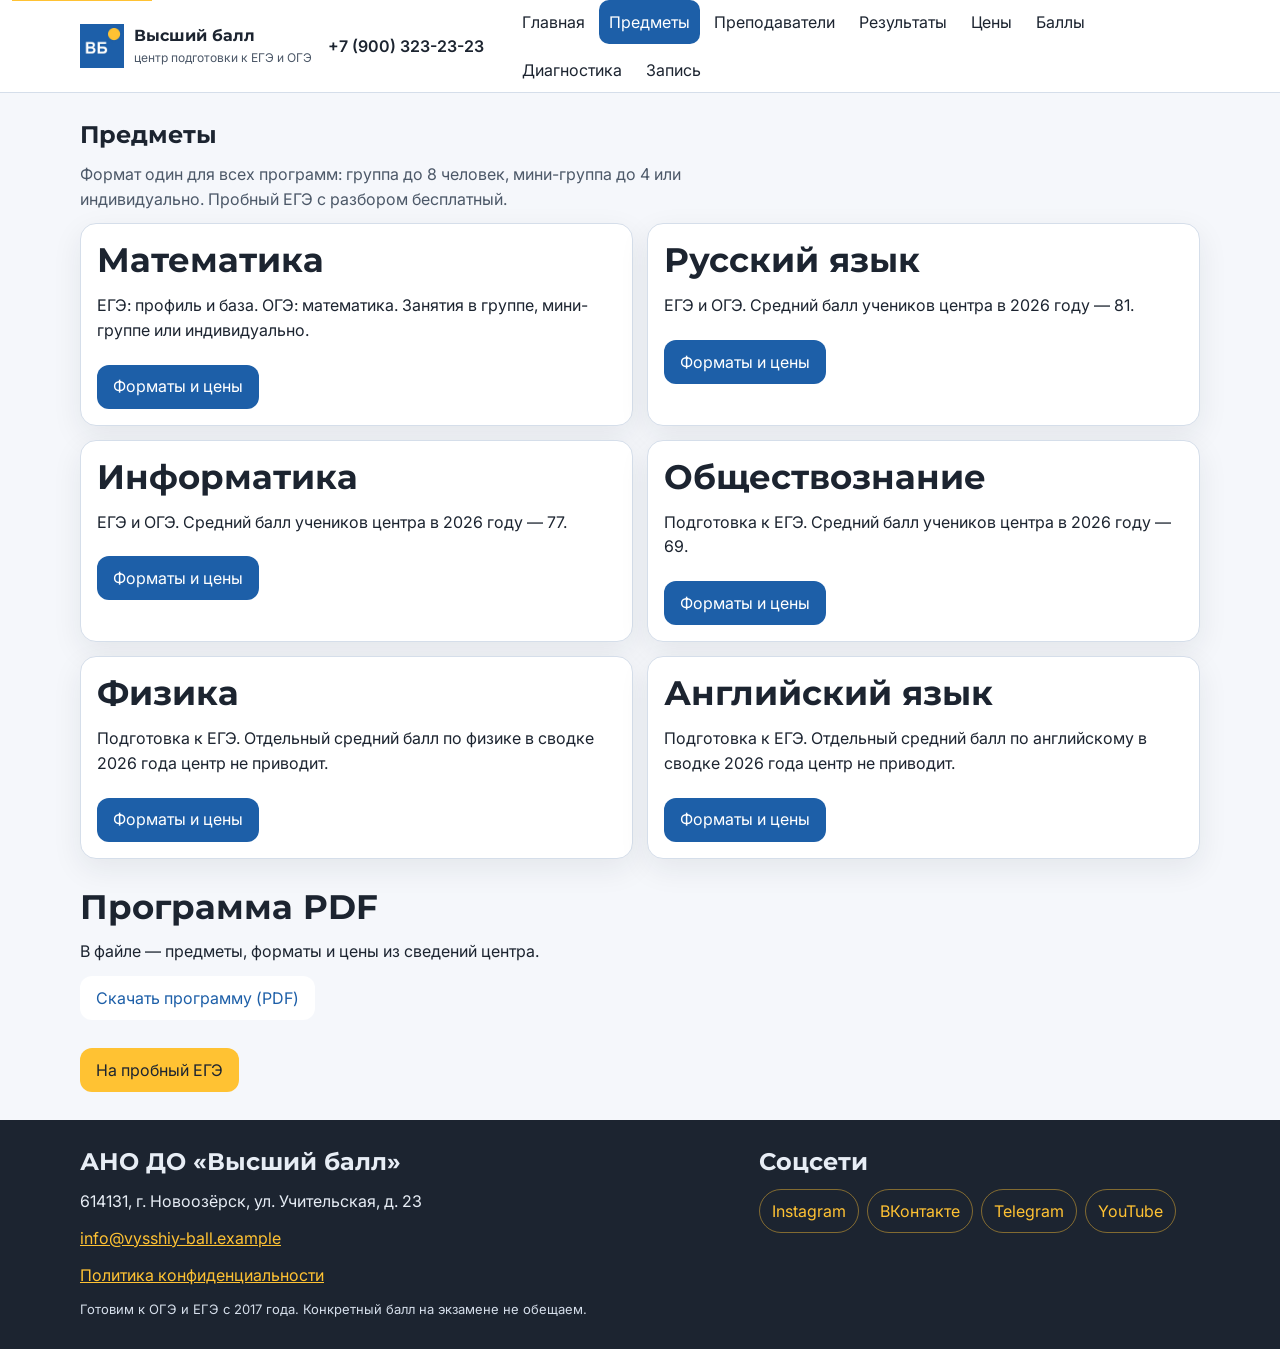
<file: subjects.html>
<!DOCTYPE html>
<html lang="ru">
<head>
  <meta charset="utf-8">
  <meta name="viewport" content="width=device-width, initial-scale=1">
  <title>Предметы — Высший балл</title>
  <meta name="description" content="Программы ЕГЭ и ОГЭ: математика, русский, информатика, обществознание, физика, английский.">
  <meta property="og:title" content="Предметы — Высший балл">
  <meta property="og:description" content="Программы ЕГЭ и ОГЭ: математика, русский, информатика, обществознание, физика, английский.">
  <meta property="og:image" content="https://tz-23-podgotovka-ege-vysshiy-ball-kappa.vercel.app/img/og.jpg">
  <meta property="og:url" content="https://tz-23-podgotovka-ege-vysshiy-ball-kappa.vercel.app/subjects.html">
  <meta property="og:type" content="website">
  <meta property="og:locale" content="ru_RU">
  <link rel="icon" href="img/favicon.svg" type="image/svg+xml">
  <link rel="preconnect" href="https://fonts.googleapis.com">
  <link rel="preconnect" href="https://fonts.gstatic.com" crossorigin>
  <link href="https://fonts.googleapis.com/css2?family=Inter:wght@400;600&family=Montserrat:wght@600;700&display=swap" rel="stylesheet">
  <link rel="stylesheet" href="css/style.css">
  <script async src="https://www.googletagmanager.com/gtag/js?id=G-BY0954DP2N"></script>
  <script>
    window.dataLayer = window.dataLayer || [];
    function gtag(){dataLayer.push(arguments);}
    gtag('js', new Date());
    gtag('config', 'G-BY0954DP2N');
  </script>
</head>
<body>
  <a class="skip" href="#content">К содержанию</a>
  <header class="site-header">
    <div class="wrap header-bar">
      <a class="logo" href="index.html">
        <img src="img/logo.jpg" width="44" height="44" alt="Логотип центра «Высший балл»">
        <span>Высший балл<small>центр подготовки к ЕГЭ и ОГЭ</small></span>
      </a>
      <a class="header-phone" href="tel:+79003232323" data-event="contact_click" data-contact-type="phone">+7 (900) 323-23-23</a>
      <button class="nav-toggle" type="button" aria-expanded="false" aria-controls="site-nav">Меню</button>
      <nav class="nav" id="site-nav">
        <a href="index.html">Главная</a><a href="subjects.html" aria-current="page">Предметы</a><a href="teachers.html">Преподаватели</a><a href="results.html">Результаты</a><a href="prices.html">Цены</a><a href="score.html">Баллы</a><a href="diagnostic.html">Диагностика</a><a href="contacts.html">Запись</a>
      </nav>
    </div>
  </header>
  <main id="content">
    
    <section class="section wrap">
      <h1>Предметы</h1>
      <p class="lead">Формат один для всех программ: группа до 8 человек, мини-группа до 4 или индивидуально. Пробный ЕГЭ с разбором бесплатный.</p>
      <div class="grid cols-2">
        <article class="card" id="math"><h2>Математика</h2><p>ЕГЭ: профиль и база. ОГЭ: математика. Занятия в группе, мини-группе или индивидуально.</p><a class="btn btn-blue" href="prices.html" data-event="subject_select" data-subject="math">Форматы и цены</a></article>
        <article class="card" id="russian"><h2>Русский язык</h2><p>ЕГЭ и ОГЭ. Средний балл учеников центра в 2026 году — 81.</p><a class="btn btn-blue" href="prices.html" data-event="subject_select" data-subject="russian">Форматы и цены</a></article>
        <article class="card" id="informatics"><h2>Информатика</h2><p>ЕГЭ и ОГЭ. Средний балл учеников центра в 2026 году — 77.</p><a class="btn btn-blue" href="prices.html" data-event="subject_select" data-subject="informatics">Форматы и цены</a></article>
        <article class="card" id="social"><h2>Обществознание</h2><p>Подготовка к ЕГЭ. Средний балл учеников центра в 2026 году — 69.</p><a class="btn btn-blue" href="prices.html" data-event="subject_select" data-subject="social">Форматы и цены</a></article>
        <article class="card" id="physics"><h2>Физика</h2><p>Подготовка к ЕГЭ. Отдельный средний балл по физике в сводке 2026 года центр не приводит.</p><a class="btn btn-blue" href="prices.html" data-event="subject_select" data-subject="physics">Форматы и цены</a></article>
        <article class="card" id="english"><h2>Английский язык</h2><p>Подготовка к ЕГЭ. Отдельный средний балл по английскому в сводке 2026 года центр не приводит.</p><a class="btn btn-blue" href="prices.html" data-event="subject_select" data-subject="english">Форматы и цены</a></article>
      </div>
      <div class="section">
        <h2>Программа PDF</h2>
        <p>В файле — предметы, форматы и цены из сведений центра.</p>
        <a class="btn btn-ghost" href="files/programma.pdf">Скачать программу (PDF)</a>
      </div>
      <a class="btn btn-primary" href="contacts.html" data-event="cta_click" data-button-name="subjects_trial" data-page-section="subjects">На пробный ЕГЭ</a>
    </section>
     
  </main>
  <footer class="site-footer">
    <div class="wrap footer-grid">
      <div>
        <h2>АНО ДО «Высший балл»</h2>
        <p>614131, г. Новоозёрск, ул. Учительская, д. 23</p>
        <p><a href="mailto:info@vysshiy-ball.example" data-event="contact_click" data-contact-type="email">info@vysshiy-ball.example</a></p>
        <p><a href="privacy.html">Политика конфиденциальности</a></p>
      </div>
      <div>
        <h2>Соцсети</h2>
        <div class="socials">
          <a href="https://instagram.com/vysshiy_ball_ege" data-event="social_click" data-network="instagram" data-page-section="footer">Instagram</a>
          <a href="https://vk.com/vysshiy_ball" data-event="social_click" data-network="vk" data-page-section="footer">ВКонтакте</a>
          <a href="https://t.me/vysshiy_ball_ege" data-event="social_click" data-network="telegram" data-page-section="footer">Telegram</a>
          <a href="https://www.youtube.com/@vysshiy_ball" data-event="social_click" data-network="youtube" data-page-section="footer">YouTube</a>
        </div>
      </div>
    </div>
    <div class="wrap"><p class="fine">Готовим к ОГЭ и ЕГЭ с 2017 года. Конкретный балл на экзамене не обещаем.</p></div>
  </footer>
  <script src="js/config.js"></script>
<script src="js/analytics.js"></script>
<script src="js/ui.js"></script>
<script src="js/form.js"></script>
</body>
</html>
</file>
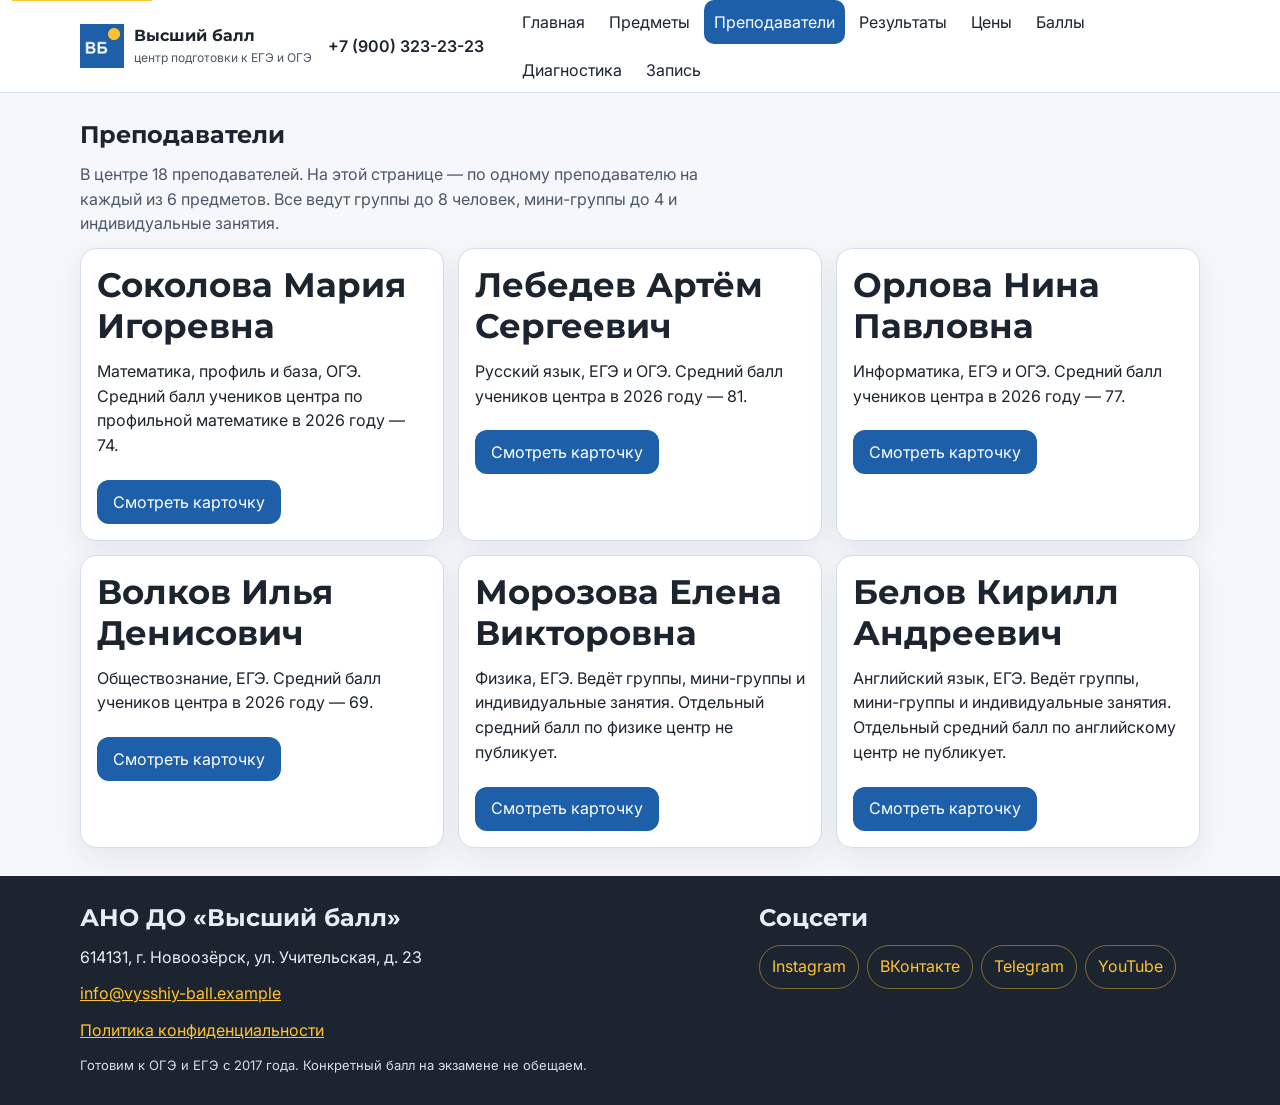
<file: teachers.html>
<!DOCTYPE html>
<html lang="ru">
<head>
  <meta charset="utf-8">
  <meta name="viewport" content="width=device-width, initial-scale=1">
  <title>Преподаватели — Высший балл</title>
  <meta name="description" content="Преподаватели центра «Высший балл»: шесть предметов, группы, мини-группы и индивидуальные занятия.">
  <meta property="og:title" content="Преподаватели — Высший балл">
  <meta property="og:description" content="Преподаватели центра «Высший балл»: шесть предметов, группы, мини-группы и индивидуальные занятия.">
  <meta property="og:image" content="https://tz-23-podgotovka-ege-vysshiy-ball-kappa.vercel.app/img/og.jpg">
  <meta property="og:url" content="https://tz-23-podgotovka-ege-vysshiy-ball-kappa.vercel.app/teachers.html">
  <meta property="og:type" content="website">
  <meta property="og:locale" content="ru_RU">
  <link rel="icon" href="img/favicon.svg" type="image/svg+xml">
  <link rel="preconnect" href="https://fonts.googleapis.com">
  <link rel="preconnect" href="https://fonts.gstatic.com" crossorigin>
  <link href="https://fonts.googleapis.com/css2?family=Inter:wght@400;600&family=Montserrat:wght@600;700&display=swap" rel="stylesheet">
  <link rel="stylesheet" href="css/style.css">
  <script async src="https://www.googletagmanager.com/gtag/js?id=G-BY0954DP2N"></script>
  <script>
    window.dataLayer = window.dataLayer || [];
    function gtag(){dataLayer.push(arguments);}
    gtag('js', new Date());
    gtag('config', 'G-BY0954DP2N');
  </script>
</head>
<body>
  <a class="skip" href="#content">К содержанию</a>
  <header class="site-header">
    <div class="wrap header-bar">
      <a class="logo" href="index.html">
        <img src="img/logo.jpg" width="44" height="44" alt="Логотип центра «Высший балл»">
        <span>Высший балл<small>центр подготовки к ЕГЭ и ОГЭ</small></span>
      </a>
      <a class="header-phone" href="tel:+79003232323" data-event="contact_click" data-contact-type="phone">+7 (900) 323-23-23</a>
      <button class="nav-toggle" type="button" aria-expanded="false" aria-controls="site-nav">Меню</button>
      <nav class="nav" id="site-nav">
        <a href="index.html">Главная</a><a href="subjects.html">Предметы</a><a href="teachers.html" aria-current="page">Преподаватели</a><a href="results.html">Результаты</a><a href="prices.html">Цены</a><a href="score.html">Баллы</a><a href="diagnostic.html">Диагностика</a><a href="contacts.html">Запись</a>
      </nav>
    </div>
  </header>
  <main id="content">
    
    <section class="section wrap">
      <h1>Преподаватели</h1>
      <p class="lead">В центре 18 преподавателей. На этой странице — по одному преподавателю на каждый из 6 предметов. Все ведут группы до 8 человек, мини-группы до 4 и индивидуальные занятия.</p>
      <div class="grid cols-3">
        <article class="card"><h2>Соколова Мария Игоревна</h2><p>Математика, профиль и база, ОГЭ. Средний балл учеников центра по профильной математике в 2026 году — 74.</p><button class="btn btn-blue" type="button" data-event="teacher_view" data-teacher-id="sokolova" data-subject="math_profile">Смотреть карточку</button></article>
        <article class="card"><h2>Лебедев Артём Сергеевич</h2><p>Русский язык, ЕГЭ и ОГЭ. Средний балл учеников центра в 2026 году — 81.</p><button class="btn btn-blue" type="button" data-event="teacher_view" data-teacher-id="lebedev" data-subject="russian">Смотреть карточку</button></article>
        <article class="card"><h2>Орлова Нина Павловна</h2><p>Информатика, ЕГЭ и ОГЭ. Средний балл учеников центра в 2026 году — 77.</p><button class="btn btn-blue" type="button" data-event="teacher_view" data-teacher-id="orlova" data-subject="informatics">Смотреть карточку</button></article>
        <article class="card"><h2>Волков Илья Денисович</h2><p>Обществознание, ЕГЭ. Средний балл учеников центра в 2026 году — 69.</p><button class="btn btn-blue" type="button" data-event="teacher_view" data-teacher-id="volkov" data-subject="social">Смотреть карточку</button></article>
        <article class="card"><h2>Морозова Елена Викторовна</h2><p>Физика, ЕГЭ. Ведёт группы, мини-группы и индивидуальные занятия. Отдельный средний балл по физике центр не публикует.</p><button class="btn btn-blue" type="button" data-event="teacher_view" data-teacher-id="morozova" data-subject="physics">Смотреть карточку</button></article>
        <article class="card"><h2>Белов Кирилл Андреевич</h2><p>Английский язык, ЕГЭ. Ведёт группы, мини-группы и индивидуальные занятия. Отдельный средний балл по английскому центр не публикует.</p><button class="btn btn-blue" type="button" data-event="teacher_view" data-teacher-id="belov" data-subject="english">Смотреть карточку</button></article>
      </div>
    </section>
     
  </main>
  <footer class="site-footer">
    <div class="wrap footer-grid">
      <div>
        <h2>АНО ДО «Высший балл»</h2>
        <p>614131, г. Новоозёрск, ул. Учительская, д. 23</p>
        <p><a href="mailto:info@vysshiy-ball.example" data-event="contact_click" data-contact-type="email">info@vysshiy-ball.example</a></p>
        <p><a href="privacy.html">Политика конфиденциальности</a></p>
      </div>
      <div>
        <h2>Соцсети</h2>
        <div class="socials">
          <a href="https://instagram.com/vysshiy_ball_ege" data-event="social_click" data-network="instagram" data-page-section="footer">Instagram</a>
          <a href="https://vk.com/vysshiy_ball" data-event="social_click" data-network="vk" data-page-section="footer">ВКонтакте</a>
          <a href="https://t.me/vysshiy_ball_ege" data-event="social_click" data-network="telegram" data-page-section="footer">Telegram</a>
          <a href="https://www.youtube.com/@vysshiy_ball" data-event="social_click" data-network="youtube" data-page-section="footer">YouTube</a>
        </div>
      </div>
    </div>
    <div class="wrap"><p class="fine">Готовим к ОГЭ и ЕГЭ с 2017 года. Конкретный балл на экзамене не обещаем.</p></div>
  </footer>
  <script src="js/config.js"></script>
<script src="js/analytics.js"></script>
<script src="js/ui.js"></script>
<script src="js/form.js"></script>
</body>
</html>
</file>
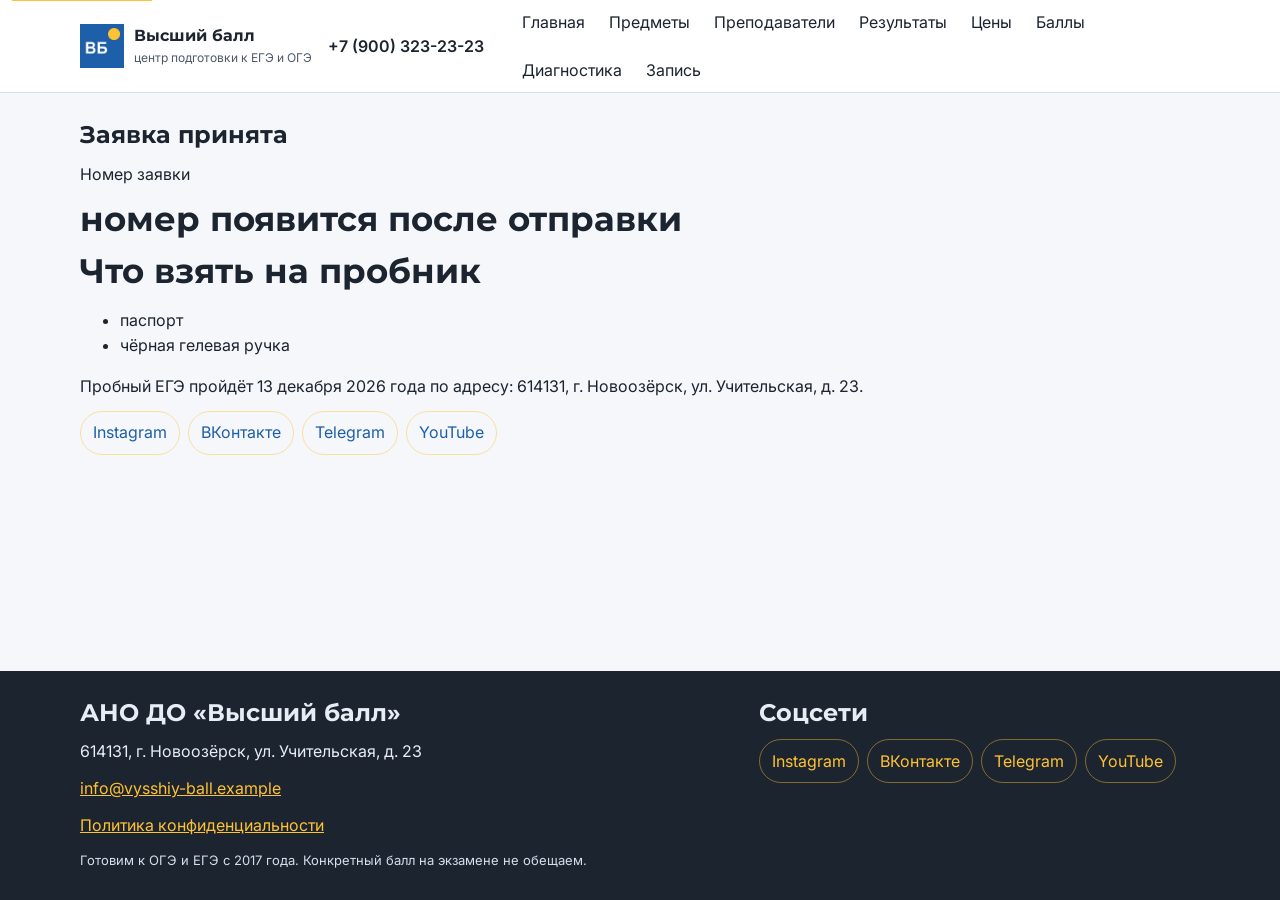
<file: thanks.html>
<!DOCTYPE html>
<html lang="ru">
<head>
  <meta charset="utf-8">
  <meta name="viewport" content="width=device-width, initial-scale=1">
  <title>Заявка принята — Высший балл</title>
  <meta name="description" content="Номер заявки на пробный ЕГЭ и что взять с собой 13 декабря.">
  <meta property="og:title" content="Заявка принята — Высший балл">
  <meta property="og:description" content="Номер заявки на пробный ЕГЭ и что взять с собой 13 декабря.">
  <meta property="og:image" content="https://tz-23-podgotovka-ege-vysshiy-ball-kappa.vercel.app/img/og.jpg">
  <meta property="og:url" content="https://tz-23-podgotovka-ege-vysshiy-ball-kappa.vercel.app/thanks.html">
  <meta property="og:type" content="website">
  <meta property="og:locale" content="ru_RU">
  <link rel="icon" href="img/favicon.svg" type="image/svg+xml">
  <link rel="preconnect" href="https://fonts.googleapis.com">
  <link rel="preconnect" href="https://fonts.gstatic.com" crossorigin>
  <link href="https://fonts.googleapis.com/css2?family=Inter:wght@400;600&family=Montserrat:wght@600;700&display=swap" rel="stylesheet">
  <link rel="stylesheet" href="css/style.css">
  <script async src="https://www.googletagmanager.com/gtag/js?id=G-BY0954DP2N"></script>
  <script>
    window.dataLayer = window.dataLayer || [];
    function gtag(){dataLayer.push(arguments);}
    gtag('js', new Date());
    gtag('config', 'G-BY0954DP2N');
  </script>
</head>
<body>
  <a class="skip" href="#content">К содержанию</a>
  <header class="site-header">
    <div class="wrap header-bar">
      <a class="logo" href="index.html">
        <img src="img/logo.jpg" width="44" height="44" alt="Логотип центра «Высший балл»">
        <span>Высший балл<small>центр подготовки к ЕГЭ и ОГЭ</small></span>
      </a>
      <a class="header-phone" href="tel:+79003232323" data-event="contact_click" data-contact-type="phone">+7 (900) 323-23-23</a>
      <button class="nav-toggle" type="button" aria-expanded="false" aria-controls="site-nav">Меню</button>
      <nav class="nav" id="site-nav">
        <a href="index.html">Главная</a><a href="subjects.html">Предметы</a><a href="teachers.html">Преподаватели</a><a href="results.html">Результаты</a><a href="prices.html">Цены</a><a href="score.html">Баллы</a><a href="diagnostic.html">Диагностика</a><a href="contacts.html">Запись</a>
      </nav>
    </div>
  </header>
  <main id="content">
    
    <section class="section wrap">
      <h1>Заявка принята</h1>
      <p>Номер заявки</p>
      <h2 data-request-id>номер появится после отправки</h2>
      <h2>Что взять на пробник</h2>
      <ul>
        <li>паспорт</li>
        <li>чёрная гелевая ручка</li>
      </ul>
      <p>Пробный ЕГЭ пройдёт 13 декабря 2026 года по адресу: 614131, г. Новоозёрск, ул. Учительская, д. 23.</p>
      <div class="socials">
        <a href="https://instagram.com/vysshiy_ball_ege" data-event="social_click" data-network="instagram" data-page-section="thanks">Instagram</a>
        <a href="https://vk.com/vysshiy_ball" data-event="social_click" data-network="vk" data-page-section="thanks">ВКонтакте</a>
        <a href="https://t.me/vysshiy_ball_ege" data-event="social_click" data-network="telegram" data-page-section="thanks">Telegram</a>
        <a href="https://www.youtube.com/@vysshiy_ball" data-event="social_click" data-network="youtube" data-page-section="thanks">YouTube</a>
      </div>
    </section>
     
  </main>
  <footer class="site-footer">
    <div class="wrap footer-grid">
      <div>
        <h2>АНО ДО «Высший балл»</h2>
        <p>614131, г. Новоозёрск, ул. Учительская, д. 23</p>
        <p><a href="mailto:info@vysshiy-ball.example" data-event="contact_click" data-contact-type="email">info@vysshiy-ball.example</a></p>
        <p><a href="privacy.html">Политика конфиденциальности</a></p>
      </div>
      <div>
        <h2>Соцсети</h2>
        <div class="socials">
          <a href="https://instagram.com/vysshiy_ball_ege" data-event="social_click" data-network="instagram" data-page-section="footer">Instagram</a>
          <a href="https://vk.com/vysshiy_ball" data-event="social_click" data-network="vk" data-page-section="footer">ВКонтакте</a>
          <a href="https://t.me/vysshiy_ball_ege" data-event="social_click" data-network="telegram" data-page-section="footer">Telegram</a>
          <a href="https://www.youtube.com/@vysshiy_ball" data-event="social_click" data-network="youtube" data-page-section="footer">YouTube</a>
        </div>
      </div>
    </div>
    <div class="wrap"><p class="fine">Готовим к ОГЭ и ЕГЭ с 2017 года. Конкретный балл на экзамене не обещаем.</p></div>
  </footer>
  <script src="js/config.js"></script>
<script src="js/analytics.js"></script>
<script src="js/ui.js"></script>
<script src="js/form.js"></script>
</body>
</html>
</file>
<file: css/style.css>
:root {
  --blue: #1d5fa8;
  --blue-dark: #154a82;
  --yellow: #ffc233;
  --bg: #f5f7fb;
  --ink: #1c2430;
  --muted: #4c5868;
  --card: #ffffff;
  --line: #d5deea;
  --error: #9f1d14;
  --ok: #0d6b45;
  --shadow: 0 10px 30px rgba(28, 36, 48, 0.08);
  --radius: 16px;
  --header: 72px;
}

* { box-sizing: border-box; }

html { scroll-behavior: smooth; }

body {
  margin: 0;
  min-height: 100vh;
  display: flex;
  flex-direction: column;
  font-family: Inter, "Segoe UI", sans-serif;
  color: var(--ink);
  background: var(--bg);
  line-height: 1.55;
}

main { flex: 1 0 auto; }

img { max-width: 100%; height: auto; display: block; }

a { color: var(--blue); }

h1, h2, h3, h4 {
  font-family: Montserrat, Inter, sans-serif;
  line-height: 1.2;
  margin: 0 0 12px;
}

p { margin: 0 0 12px; }

.skip {
  position: absolute;
  left: 12px;
  top: -40px;
  background: var(--yellow);
  color: var(--ink);
  padding: 8px 12px;
  z-index: 20;
}

.skip:focus { top: 12px; }

.wrap {
  width: min(1120px, calc(100% - 32px));
  margin: 0 auto;
}

.site-header {
  position: sticky;
  top: 0;
  z-index: 10;
  background: #fff;
  border-bottom: 1px solid var(--line);
  min-height: var(--header);
}

.header-bar {
  display: flex;
  align-items: center;
  gap: 16px;
  min-height: var(--header);
}

.logo {
  display: flex;
  align-items: center;
  gap: 10px;
  color: var(--ink);
  text-decoration: none;
  font-family: Montserrat, sans-serif;
  font-weight: 700;
  min-height: 44px;
}

.logo img { width: 44px; height: 44px; }

.logo small {
  display: block;
  font-family: Inter, sans-serif;
  font-weight: 400;
  color: var(--muted);
  font-size: 12px;
}

.nav-toggle {
  margin-left: 8px;
  min-width: 44px;
  min-height: 44px;
  border: 1px solid var(--line);
  background: #fff;
  border-radius: 10px;
  font: inherit;
  cursor: pointer;
}

.nav {
  display: none;
  padding-bottom: 12px;
}

.nav.is-open { display: block; }

.nav a {
  display: flex;
  align-items: center;
  min-height: 44px;
  padding: 0 10px;
  color: var(--ink);
  text-decoration: none;
  border-radius: 10px;
}

.nav a[aria-current="page"] {
  background: var(--blue);
  color: #fff;
}

.header-phone {
  display: inline-flex;
  margin-left: auto;
  min-height: 44px;
  align-items: center;
  color: var(--ink);
  font-weight: 600;
  text-decoration: none;
  white-space: nowrap;
}

.hero {
  display: grid;
  gap: 20px;
  padding: 28px 0 8px;
}

.hero-card {
  background: var(--blue);
  color: #fff;
  border-radius: 24px;
  padding: 28px 22px;
  box-shadow: var(--shadow);
}

.hero-card h1 { font-size: clamp(28px, 5vw, 48px); }

.kicker {
  display: inline-block;
  background: var(--yellow);
  color: var(--ink);
  font-weight: 700;
  border-radius: 999px;
  padding: 6px 12px;
  margin-bottom: 14px;
}

.stats {
  display: grid;
  grid-template-columns: 1fr 1fr;
  gap: 10px;
  margin-top: 18px;
}

.stat {
  background: #fff;
  color: var(--ink);
  border: 1px solid var(--line);
  border-radius: 14px;
  padding: 12px;
}

.stat b { display: block; font-size: 22px; font-family: Montserrat, sans-serif; }

.section { padding: 28px 0; }

.section h2 { font-size: clamp(24px, 3vw, 34px); }

.lead { color: var(--muted); max-width: 68ch; }

.grid {
  display: grid;
  gap: 14px;
}

.card {
  background: var(--card);
  border: 1px solid var(--line);
  border-radius: var(--radius);
  padding: 16px;
  box-shadow: var(--shadow);
}

.card h3 { font-size: 20px; }

.card .btn { margin-top: 10px; }

.card a.block-link,
button.block-link,
a.btn,
button.btn {
  display: inline-flex;
  align-items: center;
  justify-content: center;
  min-height: 44px;
  min-width: 44px;
  padding: 0 16px;
  border-radius: 12px;
  text-decoration: none;
  font-weight: 600;
  border: 0;
  cursor: pointer;
  font: inherit;
}

.btn-primary { background: var(--yellow); color: var(--ink); }
.btn-blue { background: var(--blue); color: #fff; }
.btn-ghost { background: #fff; color: var(--blue); border: 1px solid var(--blue); }

.actions { display: flex; flex-wrap: wrap; gap: 10px; margin-top: 14px; }

.score-list { display: grid; gap: 10px; }

.bar-row { display: grid; gap: 6px; }

.bar {
  height: 12px;
  background: #e6eef8;
  border-radius: 99px;
  overflow: hidden;
}

.bar span {
  display: block;
  height: 100%;
  background: var(--blue);
}

.parents {
  background: #fff;
  border-top: 1px solid var(--line);
  border-bottom: 1px solid var(--line);
}

.site-footer {
  background: var(--ink);
  color: #e7edf5;
  padding: 28px 0 18px;
}

.site-footer a { color: var(--yellow); }

.footer-grid { display: grid; gap: 18px; }

.socials { display: flex; flex-wrap: wrap; gap: 8px; }

.socials a {
  min-height: 44px;
  display: inline-flex;
  align-items: center;
  padding: 0 12px;
  border: 1px solid rgba(255, 194, 51, 0.45);
  border-radius: 999px;
  text-decoration: none;
}

.fine { color: #d5deea; font-size: 13px; }

table {
  width: 100%;
  border-collapse: collapse;
  background: #fff;
  border-radius: 12px;
  overflow: hidden;
}

th, td {
  text-align: left;
  padding: 10px 12px;
  border-bottom: 1px solid var(--line);
  vertical-align: top;
}

th { background: #eaf2fb; }

.filters, .form-grid, .calc-grid {
  display: grid;
  gap: 12px;
}

label { font-weight: 600; display: block; margin-bottom: 6px; }

input, select, textarea {
  width: 100%;
  min-height: 44px;
  border: 1px solid var(--line);
  border-radius: 12px;
  padding: 10px 12px;
  font: inherit;
  background: #fff;
  color: var(--ink);
}

textarea { min-height: 88px; }

.field-error {
  color: var(--error);
  font-size: 14px;
  margin-top: 4px;
}

.is-invalid { border-color: var(--error); background: #fff6f5; }

.check {
  display: flex;
  gap: 10px;
  align-items: flex-start;
  font-weight: 400;
}

.check input { width: 22px; height: 22px; min-height: 22px; margin-top: 2px; }

.hidden { display: none; }

.note {
  background: #fff8e8;
  border: 1px solid #f0d48a;
  border-radius: 12px;
  padding: 12px;
}

.result-box {
  background: #fff;
  border-radius: 16px;
  padding: 16px;
  border: 1px solid var(--line);
}

.progress { color: var(--muted); font-weight: 600; }

.ok { color: var(--ok); }
.bad { color: var(--error); }

.task { margin-bottom: 14px; }

.promo {
  display: flex;
  flex-wrap: wrap;
  gap: 8px;
  align-items: center;
}

.promo code {
  font-size: 20px;
  background: var(--ink);
  color: var(--yellow);
  padding: 8px 12px;
  border-radius: 10px;
}

:focus-visible {
  outline: 3px solid var(--yellow);
  outline-offset: 2px;
}

@media (max-width: 767px) {
  .header-bar { flex-wrap: wrap; }
  .logo small { display: none; }
  .header-phone {
    order: 3;
    width: 100%;
    margin: 0 0 8px;
    justify-content: center;
    background: var(--bg);
    border-radius: 12px;
  }
}

@media (min-width: 768px) {
  .nav-toggle { display: none; }
  .nav {
    display: flex;
    flex-wrap: wrap;
    gap: 4px;
    padding: 0;
    margin-left: auto;
  }
  .header-bar { flex-wrap: wrap; }
  .nav { order: 3; width: 100%; }
  .hero, .footer-grid, .two { grid-template-columns: 1.2fr 0.8fr; }
  .grid.cols-2 { grid-template-columns: 1fr 1fr; }
  .grid.cols-3 { grid-template-columns: 1fr 1fr; }
  .stats { grid-template-columns: 1fr 1fr; }
  .form-grid, .calc-grid, .filters { grid-template-columns: 1fr 1fr; }
  .form-grid .wide, .calc-grid .wide { grid-column: 1 / -1; }
}

@media (min-width: 1280px) {
  .grid.cols-3 { grid-template-columns: 1fr 1fr 1fr; }
  .nav { order: 0; width: auto; margin-left: 12px; flex: 1; }
  .header-phone { margin-left: 0; }
}

@media (prefers-reduced-motion: reduce) {
  html { scroll-behavior: auto; }
}
</file>
